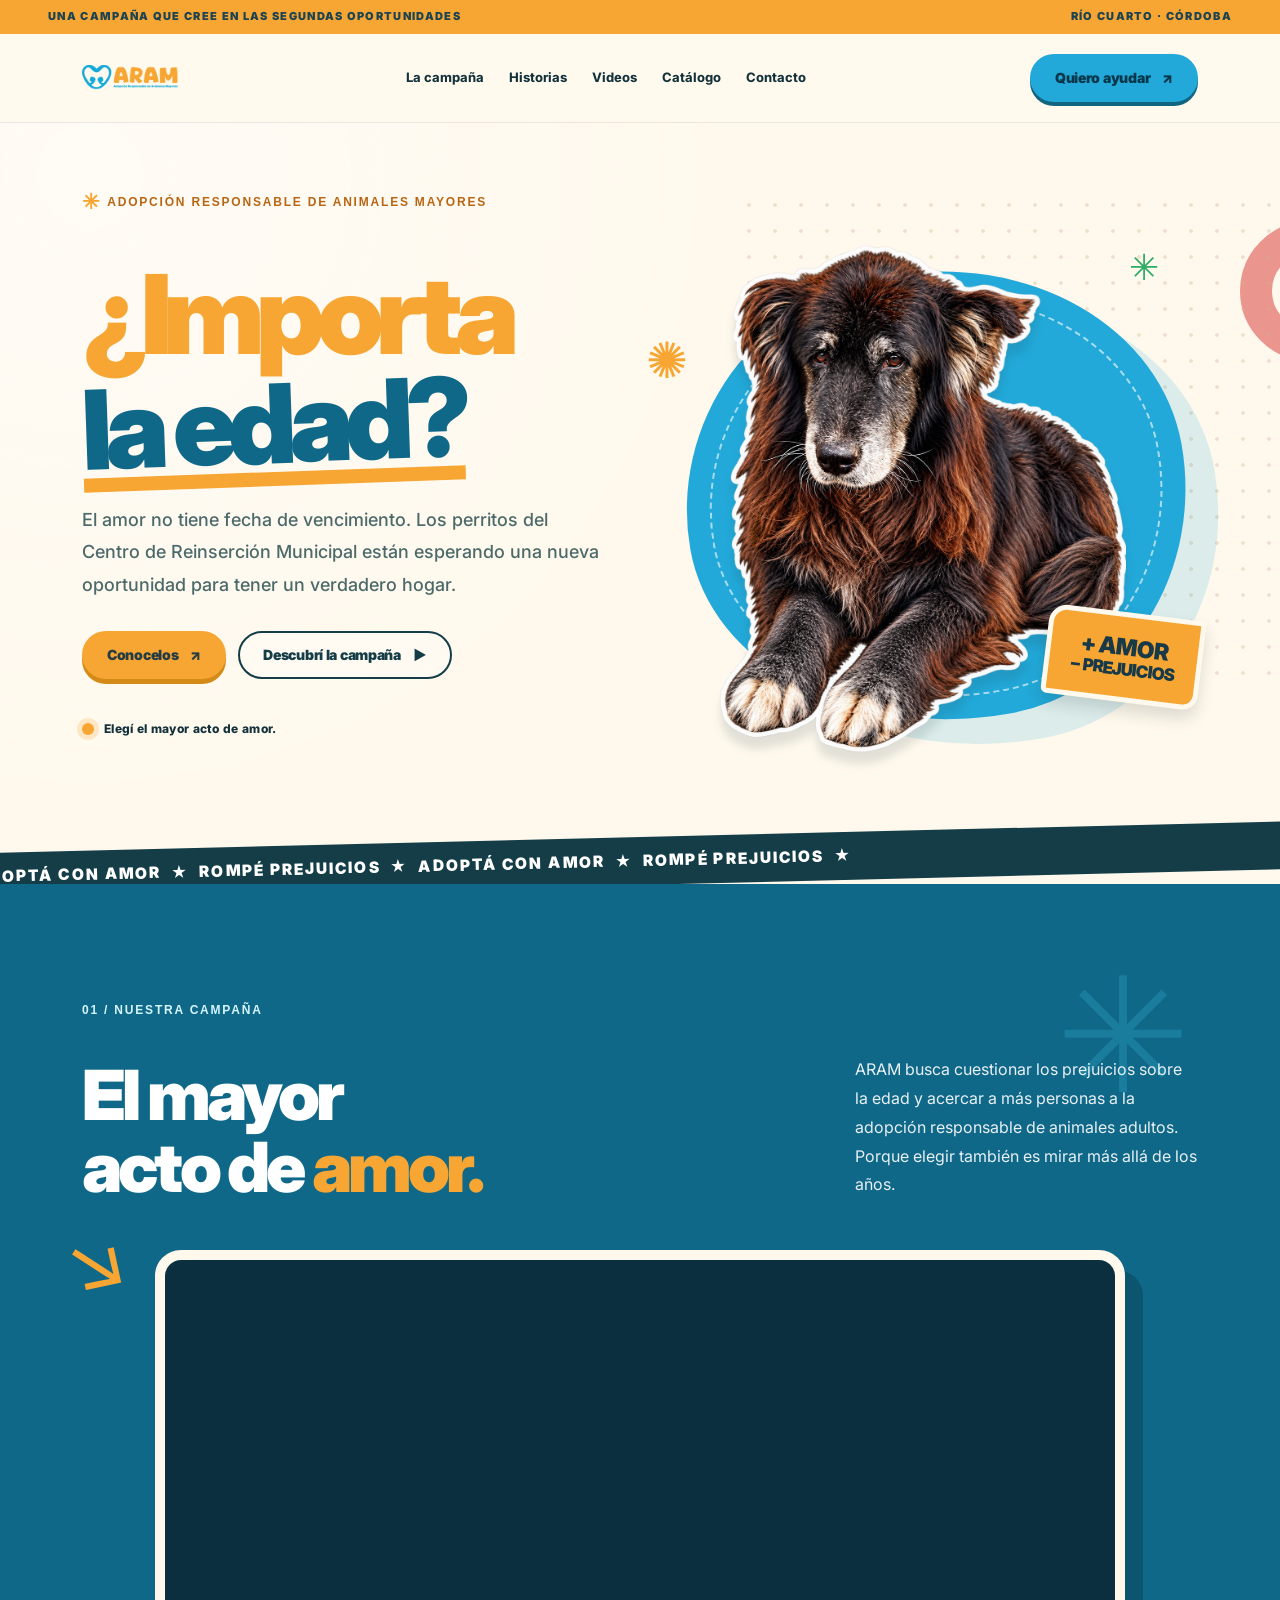
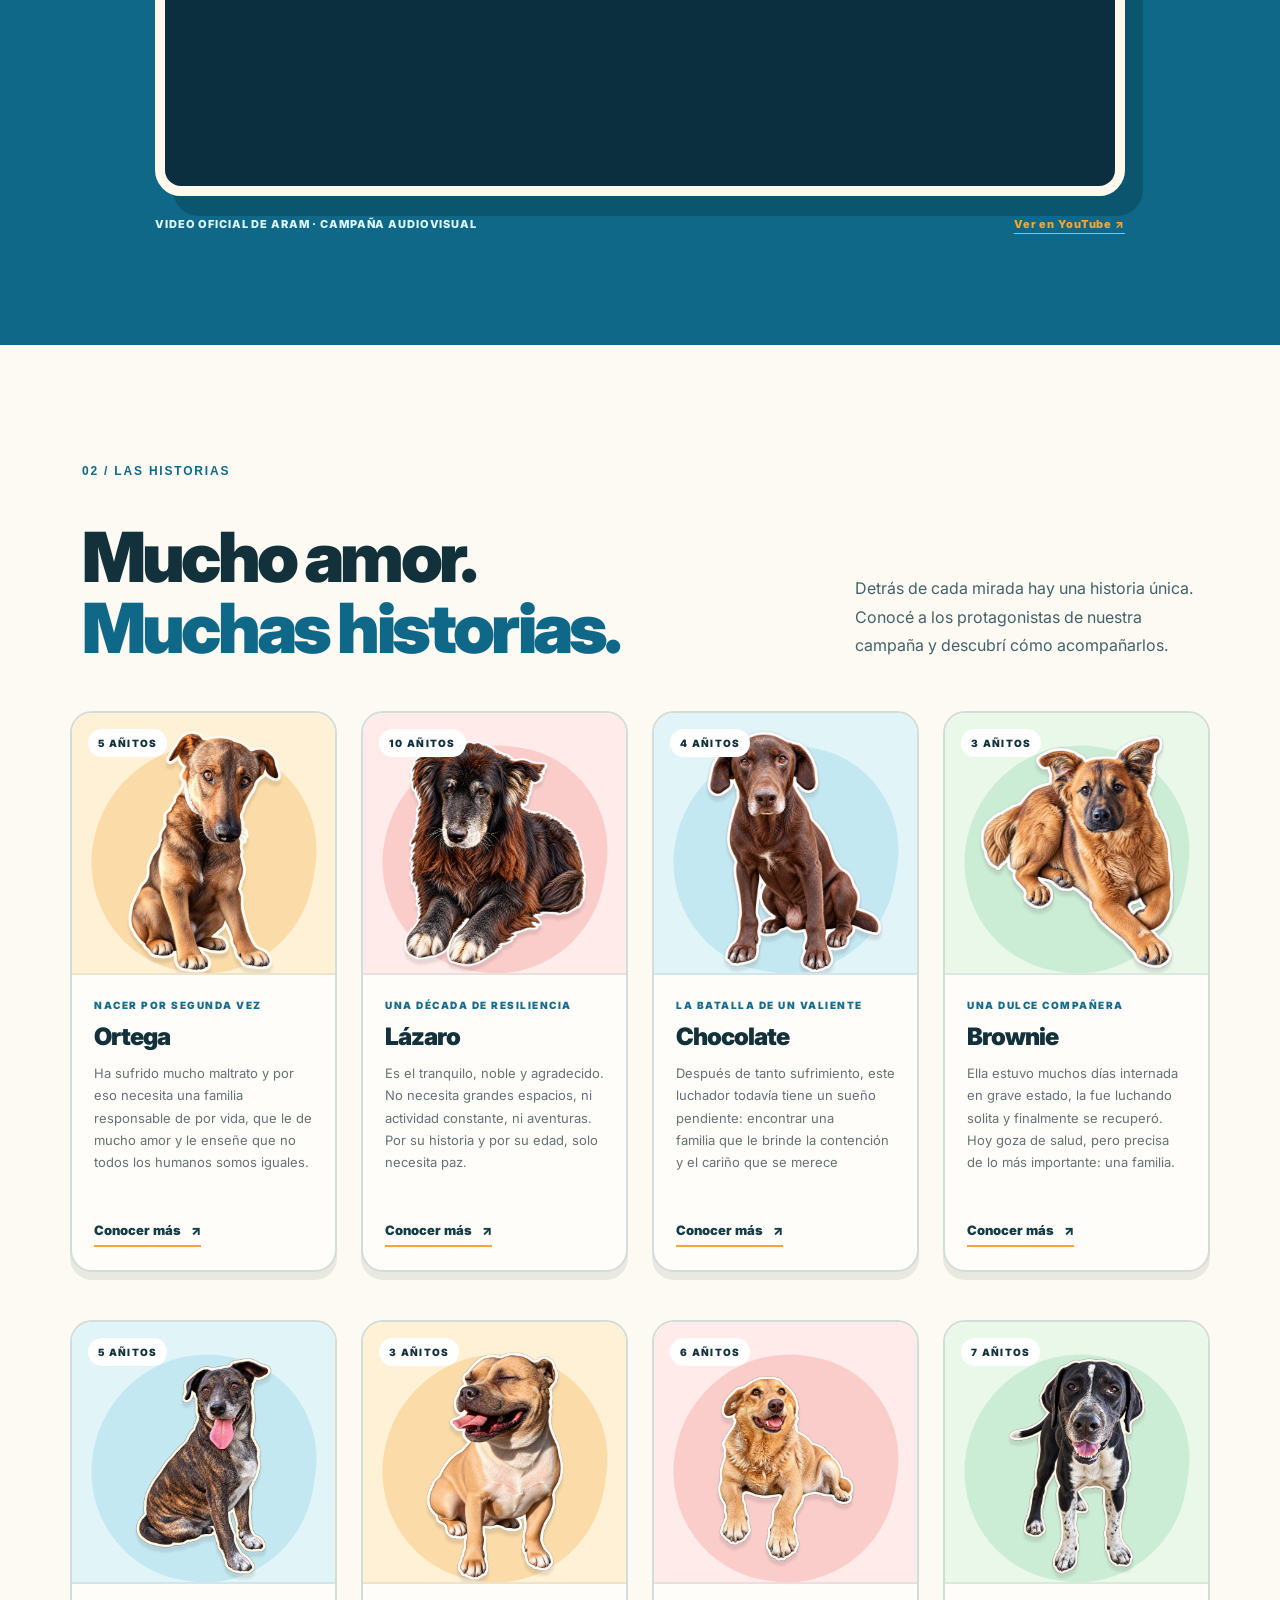
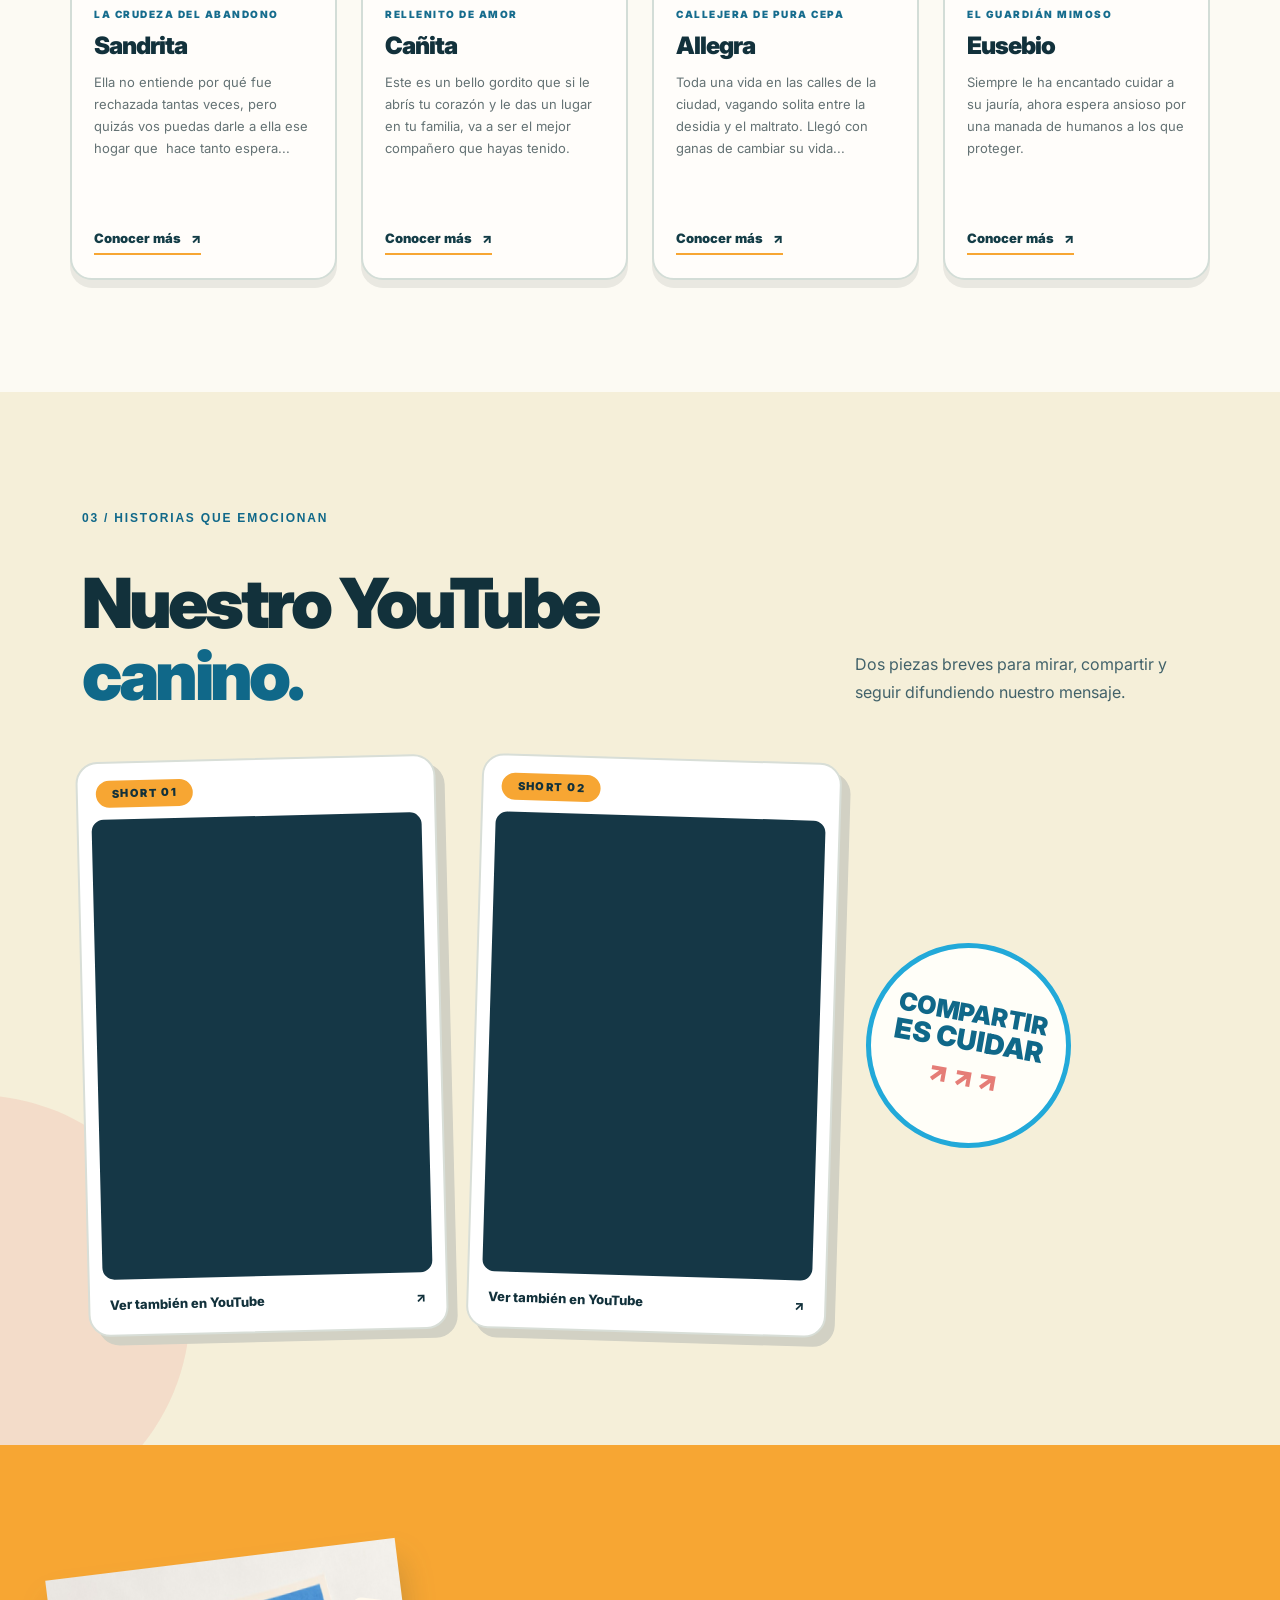
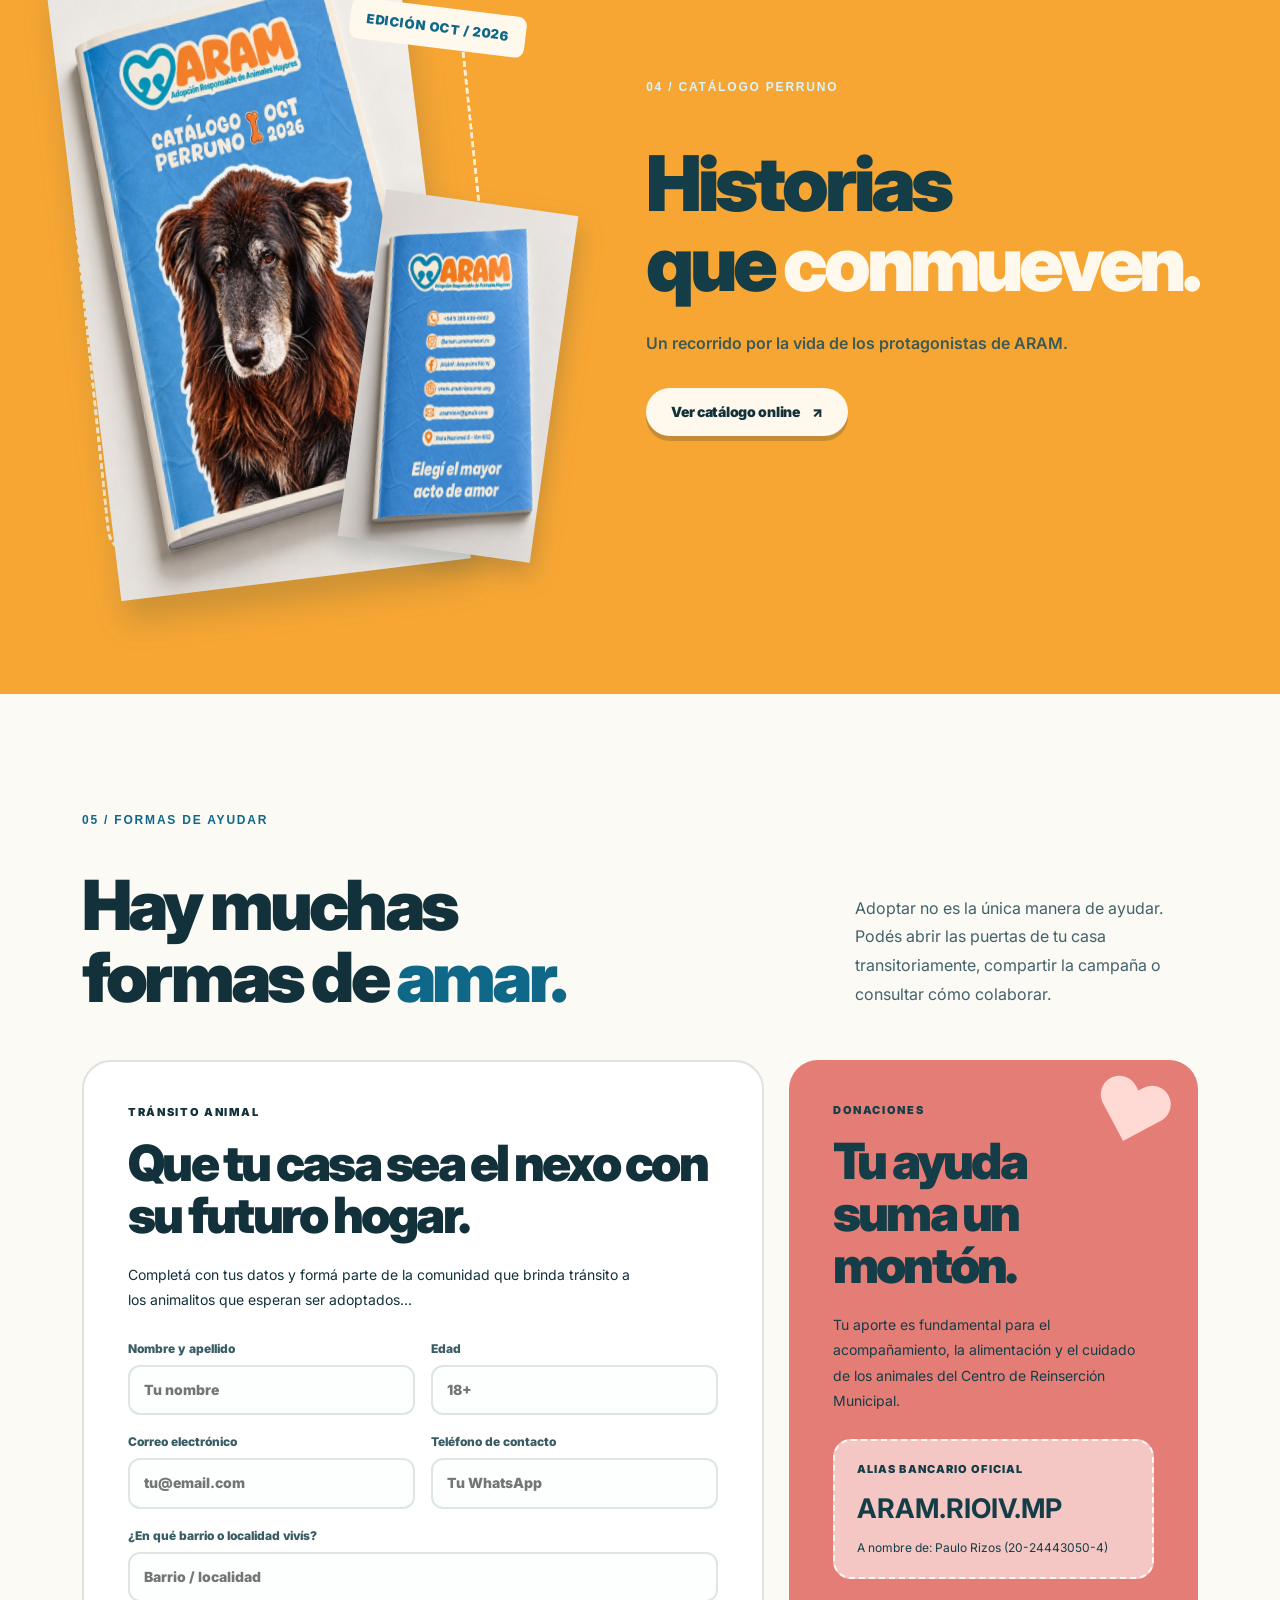
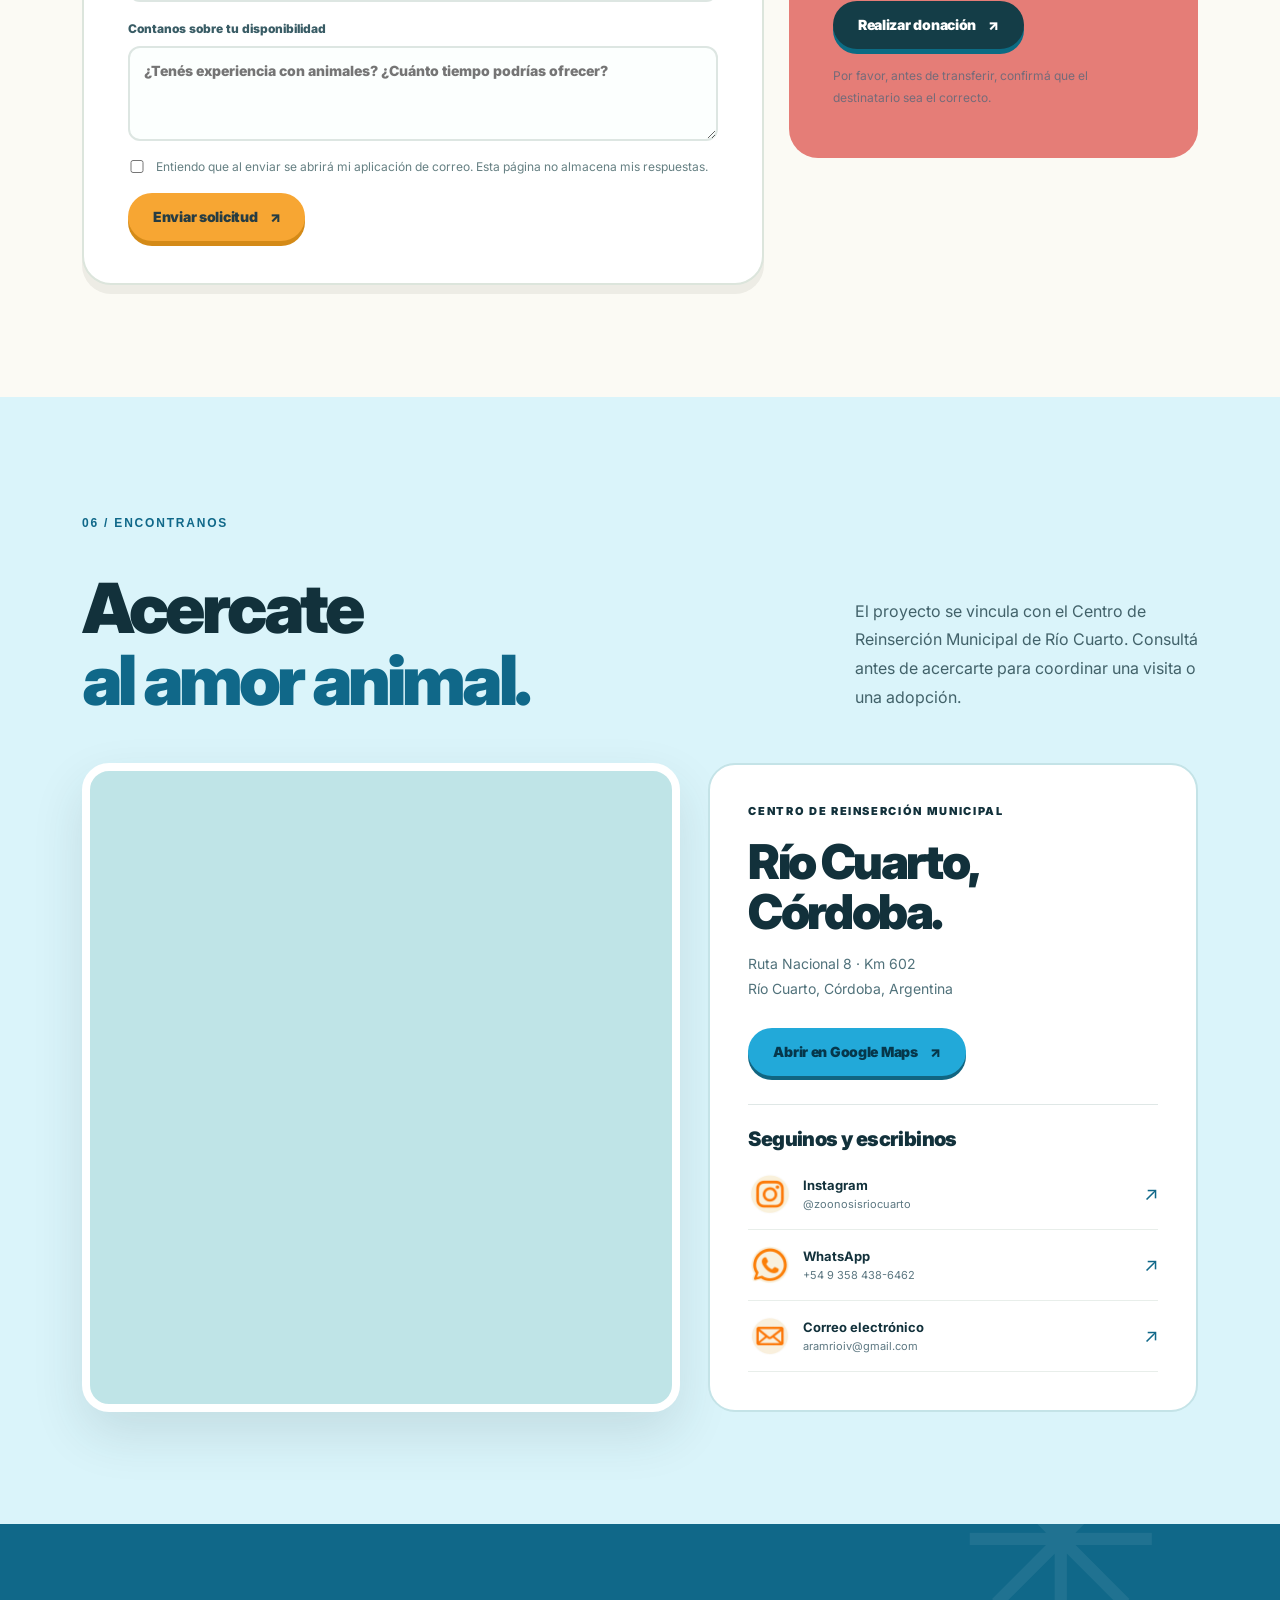
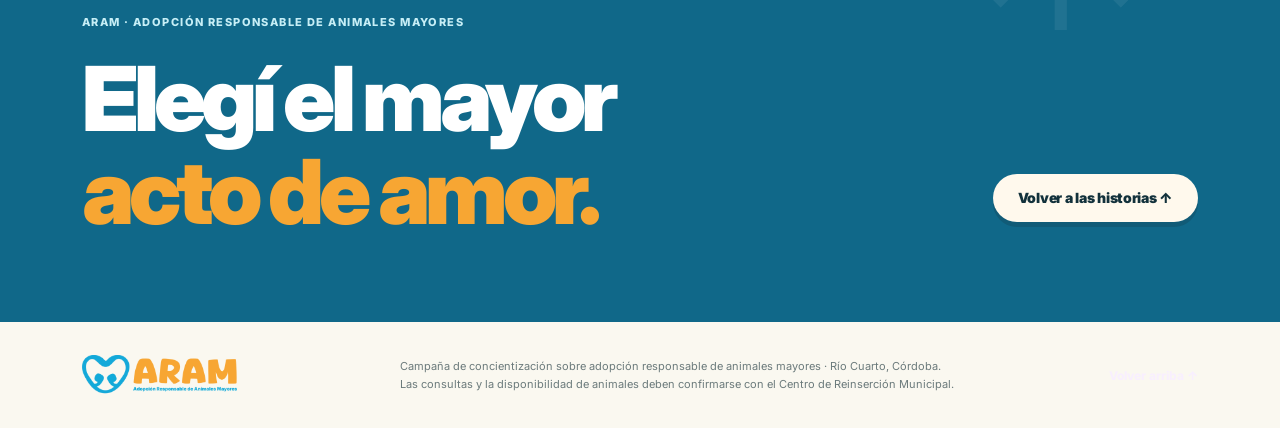
<file: index.html>
<!DOCTYPE html>
<html data-bs-theme="light" lang="es-AR">

<head>
    <meta charset="utf-8">
    <meta name="viewport" content="width=device-width, initial-scale=1.0, shrink-to-fit=no">
    <title>ARAM | Elegí el mayor acto de amor</title>
    <meta name="theme-color" content="#F7A633">
    <meta name="description" content="ARAM: Adopción Responsable de Animales Mayores. Conocé la campaña, las historias de los animales y cómo colaborar en Río Cuarto.">
    <link rel="stylesheet" href="assets/bootstrap/css/bootstrap.min.css">
    <link rel="stylesheet" href="https://fonts.googleapis.com/css?family=ABeeZee&amp;display=swap">
    <link rel="stylesheet" href="https://fonts.googleapis.com/css?family=Alexandria&amp;display=swap">
    <link rel="stylesheet" href="https://fonts.googleapis.com/css?family=Alice&amp;display=swap">
    <link rel="stylesheet" href="https://fonts.googleapis.com/css?family=Alike&amp;display=swap">
    <link rel="stylesheet" href="https://fonts.googleapis.com/css?family=Alike+Angular&amp;display=swap">
    <link rel="stylesheet" href="https://fonts.googleapis.com/css?family=Andika&amp;display=swap">
    <link rel="stylesheet" href="https://fonts.googleapis.com/css?family=Arima&amp;display=swap">
    <link rel="stylesheet" href="https://fonts.googleapis.com/css?family=Roboto:400,500&amp;subset=cyrillic">
    <link rel="stylesheet" href="https://fonts.googleapis.com/css2?family=Inter:wght@400;500;600;700;800;900&amp;display=swap">
    <link rel="stylesheet" href="assets/css/styles.css">
    <link rel="stylesheet" href="assets/css/Card-hover-affect-2.css">
    <link rel="stylesheet" href="assets/css/Curved-Wavy-Div-SVG.css">
    <link rel="stylesheet" href="assets/css/divider-text-middle.css">
    <link rel="stylesheet" href="assets/css/Footer-Clean-icons.css">
    <link rel="stylesheet" href="assets/css/Header-Cover01.css">
    <link rel="stylesheet" href="assets/css/Hero-Music-.css">
    <link rel="stylesheet" href="assets/css/Hero-Travel-.css">
    <link rel="stylesheet" href="assets/css/Lightbox-Gallery-No-Gutters-baguetteBox.min.css">
    <link rel="stylesheet" href="assets/css/css/styles.css">
    <link rel="stylesheet" href="assets/css/aram.css">
</head>

<body><a class="skip-link" href="#contenido">Saltar al contenido</a>
    <div class="topline"><span>Una campaña que cree en las segundas oportunidades</span><span class="topline-city">RÍO CUARTO · CÓRDOBA</span></div>
    <header id="arriba" class="site-header">
        <div class="container header-content"><a class="brand" href="#inicio" aria-label="ARAM: volver al inicio"><img src="assets/img/logo-aram.png" alt="ARAM. Adopción Responsable de Animales Mayores" width="270" height="70"></a>
            <nav class="desktop-nav" aria-label="Navegación principal"><a href="#campana">La campaña</a><a href="#historias">Historias</a><a href="#videos">Videos</a><a href="#catalogo">Catálogo</a><a href="#contacto">Contacto</a></nav><a class="pill-btn pill-btn--blue desktop-cta" href="#sumate">Quiero ayudar <span aria-hidden="true">↗</span></a><details class="mobile-nav"><summary aria-label="Abrir menú de navegación">☰ <span>Menú</span></summary>
        <nav aria-label="Navegación para celular">
          <a href="#campana">La campaña</a><a href="#historias">Historias</a><a href="#videos">Videos</a><a href="#catalogo">Catálogo</a><a href="#sumate">Quiero ayudar</a><a href="#contacto">Contacto</a>
        </nav>
      </details>
        </div>
    </header>
    <main id="contenido">
        <section id="inicio" class="hero">
            <div class="hero-dots" aria-hidden="true"></div>
            <div class="container hero-layout">
                <div class="hero-copy"><span class="eyebrow eyebrow--orange"><span class="mini-star" aria-hidden="true">✳</span>&nbsp; &nbsp; &nbsp;ADOPCIÓN RESPONSABLE DE ANIMALES MAYORES</span>
                    <h1 style="color: var(--orange);">¿Importa<br><em>la edad?</em></h1>
                    <p class="hero-lead">El amor no tiene fecha de vencimiento. Los perritos del Centro de Reinserción Municipal están esperando una nueva oportunidad para tener un verdadero hogar.</p>
                    <div class="hero-actions"><a class="pill-btn pill-btn--orange" href="#historias">Conocelos <span aria-hidden="true">↗</span></a><a class="pill-btn pill-btn--outline" href="#campana">Descubrí la campaña <span aria-hidden="true">▶</span></a></div>
                    <p class="hero-footnote"><span class="dot-orange" aria-hidden="true"></span> Elegí el mayor acto de amor.</p>
                </div>
                <div class="hero-art" aria-label="Fotografía de uno de los perros de la campaña">
                    <div class="hero-blob"></div>
                    <div class="hero-orbit orbit-one" aria-hidden="true"><span>✺</span></div>
                    <div class="hero-orbit orbit-two" aria-hidden="true"><span>✳</span></div><img src="assets/img/perro-02.png" class="hero-dog" alt="Perro adulto de pelaje oscuro y marrón de la campaña ARAM" width="450" height="620">
                    <div class="hero-sticker" aria-hidden="true"><span>+ AMOR</span><strong>− PREJUICIOS</strong></div>
                </div>
            </div>
            <div class="hero-marquee" aria-hidden="true">
                <div><span>ADOPTÁ CON AMOR&nbsp; ★ &nbsp;ROMPÉ PREJUICIOS&nbsp; ★ &nbsp;ADOPTÁ CON AMOR&nbsp; ★ &nbsp;ROMPÉ PREJUICIOS&nbsp; ★ &nbsp;</span></div>
            </div>
        </section>
        <section id="campana" class="campaign-section section-pad">
            <div class="container">
                <div class="section-heading section-heading--light">
                    <div><span class="eyebrow eyebrow--light">01 / NUESTRA CAMPAÑA</span>
                        <h2>El mayor<br>acto de <span>amor.</span></h2>
                    </div>
                    <p>ARAM busca cuestionar los prejuicios sobre la edad y acercar a más personas a la adopción responsable de animales adultos. Porque elegir también es mirar más allá de los años.</p>
                </div>
                <div class="campaign-video-wrap">
                    <div class="video-decor" aria-hidden="true"><span>↘</span></div>
                    <div class="ratio ratio-16x9 main-video"><iframe src="https://www.youtube-nocookie.com/embed/jFusDD6phe0" title="Video principal de la campaña ARAM" loading="lazy" allowfullscreen=""></iframe></div>
                    <div class="video-bottom"><span>VIDEO OFICIAL DE ARAM · CAMPAÑA AUDIOVISUAL</span><a href="https://youtu.be/jFusDD6phe0" target="_blank" rel="noopener noreferrer">Ver en YouTube ↗</a></div>
                </div>
            </div>
        </section>
        <section id="historias" class="stories-section section-pad">
            <div class="container">
                <div class="section-heading">
                    <div><span class="eyebrow">02 / LAS HISTORIAS</span>
                        <h2>Mucho amor.<br><span>Muchas historias.</span></h2>
                    </div>
                    <p>Detrás de cada mirada hay una historia única. Conocé a los protagonistas de nuestra campaña y descubrí cómo acompañarlos.</p>
                </div>
                <div class="row row-cols-1 row-cols-sm-2 row-cols-lg-4 g-4 pets-grid">
                    <div class="col pet-col">
                        <div class="h-100 pet-card">
                            <div class="pet-photo pet-photo--orange"><span class="pet-counter">5 AÑITOS</span><img src="assets/img/perro-01.png" class="pet-portrait" alt="Retrato 1 de un perro de la campaña ARAM" loading="lazy" width="550" height="600"></div>
                            <div class="pet-copy"><span class="tiny-eyebrow">NACER POR SEGUNDA VEZ</span>
                                <h3>Ortega</h3>
                                <p>Ha sufrido mucho maltrato y por <br>eso necesita una familia responsable de por vida, que le de <br>mucho amor y le enseñe que no todos los humanos somos iguales. <br><br></p><a class="text-link" href="https://wa.me/5493584386462?text=Hola%2C%20quiero%20consultar%20por%20uno%20de%20los%20animales%20de%20ARAM" target="_blank" rel="noopener noreferrer" aria-label="Consultar por el animal 1">Conocer más <span aria-hidden="true">↗</span></a>
                            </div>
                        </div>
                    </div>
                    <div class="col pet-col">
                        <div class="h-100 pet-card">
                            <div class="pet-photo pet-photo--pink"><span class="pet-counter">10 AÑITOS</span><img src="assets/img/perro-02.png" class="pet-portrait" alt="Retrato 2 de un perro de la campaña ARAM" loading="lazy" width="550" height="600"></div>
                            <div class="pet-copy"><span class="tiny-eyebrow">UNA DÉCADA DE RESILIENCIA</span>
                                <h3>Lázaro</h3>
                                <p>Es el tranquilo, noble y agradecido. No necesita grandes espacios, ni actividad constante, ni aventuras. Por su historia y por su edad, solo necesita paz.<br><br></p><a class="text-link" href="https://wa.me/5493584386462?text=Hola%2C%20quiero%20consultar%20por%20uno%20de%20los%20animales%20de%20ARAM" target="_blank" rel="noopener noreferrer" aria-label="Consultar por el animal 2">Conocer más <span aria-hidden="true">↗</span></a>
                            </div>
                        </div>
                    </div>
                    <div class="col pet-col">
                        <div class="h-100 pet-card">
                            <div class="pet-photo pet-photo--blue"><span class="pet-counter">4 AÑITOS</span><img src="assets/img/perro-03.png" class="pet-portrait" alt="Retrato 3 de un perro de la campaña ARAM" loading="lazy" width="550" height="600"></div>
                            <div class="pet-copy"><span class="tiny-eyebrow">LA BATALLA DE UN VALIENTE</span>
                                <h3>Chocolate</h3>
                                <p>Después de tanto sufrimiento, este <br>luchador todavía tiene un sueño pendiente: encontrar una familia&nbsp;que le brinde la contención y el cariño que se merece<br><br></p><a class="text-link" href="https://wa.me/5493584386462?text=Hola%2C%20quiero%20consultar%20por%20uno%20de%20los%20animales%20de%20ARAM" target="_blank" rel="noopener noreferrer" aria-label="Consultar por el animal 3">Conocer más <span aria-hidden="true">↗</span></a>
                            </div>
                        </div>
                    </div>
                    <div class="col pet-col">
                        <div class="h-100 pet-card">
                            <div class="pet-photo pet-photo--mint"><span class="pet-counter">3 AÑITOS</span><img src="assets/img/perro-04.png" class="pet-portrait" alt="Retrato 4 de un perro de la campaña ARAM" loading="lazy" width="550" height="600"></div>
                            <div class="pet-copy"><span class="tiny-eyebrow">UNA DULCE COMPAÑERA</span>
                                <h3>Brownie</h3>
                                <p>Ella estuvo muchos días internada en grave estado, la fue luchando solita y finalmente se recuperó. Hoy goza de salud, pero precisa de lo más importante: una familia.<br><br></p><a class="text-link" href="https://wa.me/5493584386462?text=Hola%2C%20quiero%20consultar%20por%20uno%20de%20los%20animales%20de%20ARAM" target="_blank" rel="noopener noreferrer" aria-label="Consultar por el animal 4">Conocer más <span aria-hidden="true">↗</span></a>
                            </div>
                        </div>
                    </div>
                    <div class="col pet-col">
                        <div class="h-100 pet-card">
                            <div class="pet-photo pet-photo--blue"><span class="pet-counter">5 AÑITOS</span><img src="assets/img/perro-05.png" class="pet-portrait" alt="Retrato 5 de un perro de la campaña ARAM" loading="lazy" width="550" height="600"></div>
                            <div class="pet-copy"><span class="tiny-eyebrow">LA CRUDEZA DEL ABANDONO</span>
                                <h3>Sandrita</h3>
                                <p>Ella no entiende por&nbsp;qué fue rechazada tantas&nbsp;veces, pero&nbsp;<br>quizás vos puedas darle a ella&nbsp;ese hogar que&nbsp; hace tanto&nbsp;espera...</p><a class="text-link" href="https://wa.me/5493584386462?text=Hola%2C%20quiero%20consultar%20por%20uno%20de%20los%20animales%20de%20ARAM" target="_blank" rel="noopener noreferrer" aria-label="Consultar por el animal 5">Conocer más <span aria-hidden="true">↗</span></a>
                            </div>
                        </div>
                    </div>
                    <div class="col pet-col">
                        <div class="h-100 pet-card">
                            <div class="pet-photo pet-photo--orange"><span class="pet-counter">3 AÑITOS</span><img src="assets/img/perro-06.png" class="pet-portrait" alt="Retrato 6 de un perro de la campaña ARAM" loading="lazy" width="550" height="600"></div>
                            <div class="pet-copy"><span class="tiny-eyebrow">RELLENITO DE AMOR</span>
                                <h3>Cañita</h3>
                                <p>Este es un bello gordito que si le abrís tu corazón y le das un lugar en tu familia, va a ser el mejor compañero que hayas tenido.<br><br><br></p><a class="text-link" href="https://wa.me/5493584386462?text=Hola%2C%20quiero%20consultar%20por%20uno%20de%20los%20animales%20de%20ARAM" target="_blank" rel="noopener noreferrer" aria-label="Consultar por el animal 6">Conocer más <span aria-hidden="true">↗</span></a>
                            </div>
                        </div>
                    </div>
                    <div class="col pet-col">
                        <div class="h-100 pet-card">
                            <div class="pet-photo pet-photo--pink"><span class="pet-counter">6 AÑITOS</span><img src="assets/img/perro-07.png" class="pet-portrait" alt="Retrato 7 de un perro de la campaña ARAM" loading="lazy" width="550" height="600"></div>
                            <div class="pet-copy"><span class="tiny-eyebrow">CALLEJERA DE PURA CEPA</span>
                                <h3>Allegra</h3>
                                <p>Toda una vida en las calles de la ciudad, vagando solita entre la desidia y el maltrato. Llegó con ganas de cambiar su vida...</p><a class="text-link" href="https://wa.me/5493584386462?text=Hola%2C%20quiero%20consultar%20por%20uno%20de%20los%20animales%20de%20ARAM" target="_blank" rel="noopener noreferrer" aria-label="Consultar por el animal 7">Conocer más <span aria-hidden="true">↗</span></a>
                            </div>
                        </div>
                    </div>
                    <div class="col pet-col">
                        <div class="h-100 pet-card">
                            <div class="pet-photo pet-photo--mint"><span class="pet-counter">7 AÑITOS</span><img src="assets/img/perro-08.png" class="pet-portrait" alt="Retrato 8 de un perro de la campaña ARAM" loading="lazy" width="550" height="600"></div>
                            <div class="pet-copy"><span class="tiny-eyebrow">EL GUARDIÁN MIMOSO</span>
                                <h3>Eusebio</h3>
                                <p>Siempre le ha encantado cuidar a su jauría, ahora espera ansioso por una manada de humanos a los que proteger.&nbsp;</p><a class="text-link" href="https://wa.me/5493584386462?text=Hola%2C%20quiero%20consultar%20por%20uno%20de%20los%20animales%20de%20ARAM" target="_blank" rel="noopener noreferrer" aria-label="Consultar por el animal 8">Conocer más <span aria-hidden="true">↗</span></a>
                            </div>
                        </div>
                    </div>
                </div>
            </div>
        </section>
        <section id="videos" class="shorts-section section-pad">
            <div class="container">
                <div class="section-heading">
                    <div><span class="eyebrow">03 / HISTORIAS QUE emocionan</span>
                        <h2>Nuestro YouTube<br><span>canino.</span></h2>
                    </div>
                    <p>Dos piezas breves para mirar, compartir y seguir difundiendo nuestro mensaje.</p>
                </div>
                <div class="shorts-grid">
                    <article class="short-card">
                        <div class="short-number"><span>SHORT 01</span></div>
                        <div class="ratio ratio-9x16 short-video"><iframe src="https://www.youtube-nocookie.com/embed/sOpGOr23Rac" title="Short 1 de ARAM" loading="lazy" allowfullscreen=""></iframe></div><a href="https://youtube.com/shorts/sOpGOr23Rac" target="_blank" rel="noopener noreferrer" class="short-external">Ver también en YouTube <span aria-hidden="true">↗</span></a>
                    </article>
                    <article class="short-card">
                        <div class="short-number"><span>SHORT 02</span></div>
                        <div class="ratio ratio-9x16 short-video"><iframe src="https://www.youtube-nocookie.com/embed/v8JmZ9T2P3M" title="Short 2 de ARAM" loading="lazy" allowfullscreen=""></iframe></div><a href="https://youtube.com/shorts/v8JmZ9T2P3M" target="_blank" rel="noopener noreferrer" class="short-external">Ver también en YouTube <span aria-hidden="true">↗</span></a>
                    </article>
                    <div class="shorts-stamp" aria-hidden="true"><span>COMPARTIR</span><strong>ES CUIDAR</strong><small>↗ ↗ ↗</small></div>
                </div>
            </div>
        </section>
        <section id="catalogo" class="catalog-section section-pad">
            <div class="container catalog-layout">
                <div class="catalog-photos"><a href="assets/img/catalogo-tapa.jpg" target="_blank" rel="noopener noreferrer" aria-label="Abrir imagen de la tapa del catálogo ARAM"><img class="catalog-cover" src="assets/img/catalogo-tapa.jpg" alt="Tapa del Catálogo Perruno de ARAM, edición octubre 2026" loading="lazy" width="500" height="625"></a><a href="assets/img/catalogo-contratapa.jpg" target="_blank" rel="noopener noreferrer" aria-label="Abrir imagen de la contratapa del catálogo ARAM"><img class="catalog-back" src="assets/img/catalogo-contratapa.jpg" alt="Contratapa del catálogo ARAM con información de contacto" loading="lazy" width="280" height="350"></a><span class="catalog-tag">EDICIÓN OCT / 2026</span></div>
                <div class="catalog-copy"><span class="eyebrow eyebrow--light">04 / CATÁLOGO PERRUNO</span>
                    <h2>Historias<br>que&nbsp;<em>conmueven.</em></h2>
                    <p>Un recorrido por la vida de los protagonistas de ARAM.&nbsp;</p>
                    <div class="catalog-actions"><a href="assets/img/catalogo-tapa.jpg" target="_blank" rel="noopener noreferrer" class="pill-btn pill-btn--cream">Ver catálogo online<span aria-hidden="true">↗</span></a></div>
                </div>
            </div>
        </section>
        <section id="sumate" class="help-section section-pad">
            <div class="container">
                <div class="section-heading">
                    <div><span class="eyebrow">05 / FORMAS DE AYUDAR</span>
                        <h2>Hay muchas<br>formas de <span>amar.</span></h2>
                    </div>
                    <p>Adoptar no es la única manera de ayudar. Podés abrir las puertas de tu casa transitoriamente, compartir la campaña o consultar cómo colaborar.</p>
                </div>
                <div class="help-grid">
                    <div class="transit-panel"><span class="panel-kicker">TRÁNSITO ANIMAL</span>
                        <h3>Que tu casa sea el nexo con su futuro hogar.</h3>
                        <p>Completá con tus datos y formá parte de la comunidad que brinda tránsito a los animalitos que esperan ser adoptados...</p>
                        <form id="hogarForm">
                            <div class="form-row"><label>Nombre y apellido<input type="text" autocomplete="name" name="nombre" placeholder="Tu nombre" required=""></label><label>Edad<input type="number" max="110" min="18" name="edad" placeholder="18+" required=""></label></div>
                            <div class="form-row"><label>Correo electrónico<input type="email" autocomplete="email" name="correo" placeholder="tu@email.com" required=""></label><label>Teléfono de contacto<input type="tel" autocomplete="tel" name="telefono" placeholder="Tu WhatsApp" required=""></label></div><label>¿En qué barrio o localidad vivís?<input type="text" name="localidad" placeholder="Barrio / localidad" required=""></label><label>Contanos sobre tu disponibilidad<textarea name="mensaje" placeholder="¿Tenés experiencia con animales? ¿Cuánto tiempo podrías ofrecer?" rows="3"></textarea></label><label class="privacy"><input type="checkbox" required=""> Entiendo que al enviar se abrirá mi aplicación de correo. Esta página no almacena mis respuestas.</label><button type="submit" class="pill-btn pill-btn--orange">Enviar solicitud<span aria-hidden="true">↗</span></button>
                        </form>
                    </div>
                    <aside id="donaciones" class="donate-panel">
                        <div class="donate-icon" aria-hidden="true"><span>♥</span></div><span class="panel-kicker">DONACIONES</span>
                        <h3>Tu ayuda<br>suma un montón.</h3>
                        <p>Tu aporte es fundamental para el acompañamiento, la alimentación y el cuidado de los animales del Centro de Reinserción Municipal.&nbsp;</p>
                        <div class="alias-box"><span>ALIAS BANCARIO OFICIAL</span><strong id="donationAlias">ARAM.RIOIV.MP</strong><small id="aliasNote">A nombre de: Paulo Rizos (20-24443050-4)</small></div><button type="button" class="pill-btn pill-btn--cream hidden" id="copyAlias">Copiar alias</button><a id="askAlias" class="pill-btn pill-btn--dark" href="https://wa.me/5493584386462?text=Hola%2C%20quisiera%20consultar%20el%20alias%20para%20donar%20a%20ARAM" target="_blank" rel="noopener noreferrer">Realizar donación<span aria-hidden="true">↗</span></a>
                        <p class="donate-small">Por favor, antes de transferir, confirmá que el destinatario sea el correcto.</p>
                        <div class="donate-bottom" aria-hidden="true"></div>
                    </aside>
                </div>
            </div>
        </section>
        <section id="contacto" class="contact-section section-pad">
            <div class="container">
                <div class="section-heading">
                    <div><span class="eyebrow">06 / ENCONTRANOS</span>
                        <h2>Acercate<br><span>al amor animal.</span></h2>
                    </div>
                    <p>El proyecto se vincula con el Centro de Reinserción Municipal de Río Cuarto. Consultá antes de acercarte para coordinar una visita o una adopción.</p>
                </div>
                <div class="contact-layout">
                    <div class="map-card"><iframe title="Mapa de la ubicación del Centro de Reinserción Canino en Río Cuarto" src="https://www.google.com/maps?q=Centro%20de%20Reinserci%C3%B3n%20Canino%20R%C3%ADo%20Cuarto%20C%C3%B3rdoba&amp;output=embed" loading="lazy" allowfullscreen=""></iframe></div>
                    <div class="contact-panel"><span class="panel-kicker">CENTRO DE REINSERCIÓN MUNICIPAL</span>
                        <h3>Río Cuarto,<br>Córdoba.</h3>
                        <p class="contact-address">Ruta Nacional 8 · Km 602<br>Río Cuarto, Córdoba, Argentina</p><a class="pill-btn pill-btn--blue map-btn" href="https://www.google.com/maps/search/?api=1&amp;query=Centro%20de%20Reinsercion%20Canino%20Rio%20Cuarto&amp;query_place_id=ChIJz9nvLpwBzpURdXDgkW5mmXc" target="_blank" rel="noopener noreferrer">Abrir en Google Maps <span aria-hidden="true">↗</span></a>
                        <div class="contact-divider"></div>
                        <h4>Seguinos y escribinos</h4><a class="contact-link contact-link--primary" href="https://www.instagram.com/zoonosisriocuarto/" target="_blank" rel="noopener noreferrer"><img src="assets/img/icono-instagram.png" alt="" width="44" height="44"><span><strong>Instagram&nbsp;</strong><small>@zoonosisriocuarto</small></span><span class="arrow">↗</span></a><a class="contact-link" href="https://wa.me/5493584386462" target="_blank" rel="noopener noreferrer"><img src="assets/img/icono-whatsapp.png" alt="" width="44" height="44"><span><strong>WhatsApp</strong><small>+54 9 358 438-6462</small></span><span class="arrow">↗</span></a><a class="contact-link" href="mailto:aramrioiv@gmail.com"><img src="assets/img/icono-mail.png" alt="" width="44" height="44"><span><strong>Correo electrónico</strong><small>aramrioiv@gmail.com</small></span><span class="arrow">↗</span></a>
                    </div>
                </div>
            </div>
        </section>
        <section class="closing">
            <div class="container closing-layout">
                <div><span>ARAM · ADOPCIÓN RESPONSABLE DE ANIMALES MAYORES</span>
                    <h2>Elegí el mayor<br><em>acto de amor.</em></h2>
                </div><a class="pill-btn pill-btn--cream" href="#historias">Volver a las historias ↑</a>
            </div>
        </section>
    </main>
    <footer class="site-footer">
        <div class="container footer-layout"><img src="assets/img/logo-aram.png" alt="ARAM" width="185" height="46">
            <p>Campaña de concientización sobre adopción responsable de animales mayores · Río Cuarto, Córdoba.<br>Las consultas y la disponibilidad de animales deben confirmarse con el Centro de Reinserción Municipal.</p><a href="#arriba">Volver arriba ↑</a>
        </div>
    </footer>
    <script src="assets/bootstrap/js/bootstrap.min.js"></script>
    <script src="assets/js/Card-hover-affect-2-card-1.js"></script>
    <script src="assets/js/Lightbox-Gallery-No-Gutters-baguetteBox.min.js"></script>
    <script src="assets/js/Lightbox-Gallery-No-Gutters-Lightbox-Gallery.js"></script>
</body>

</html>
</file>
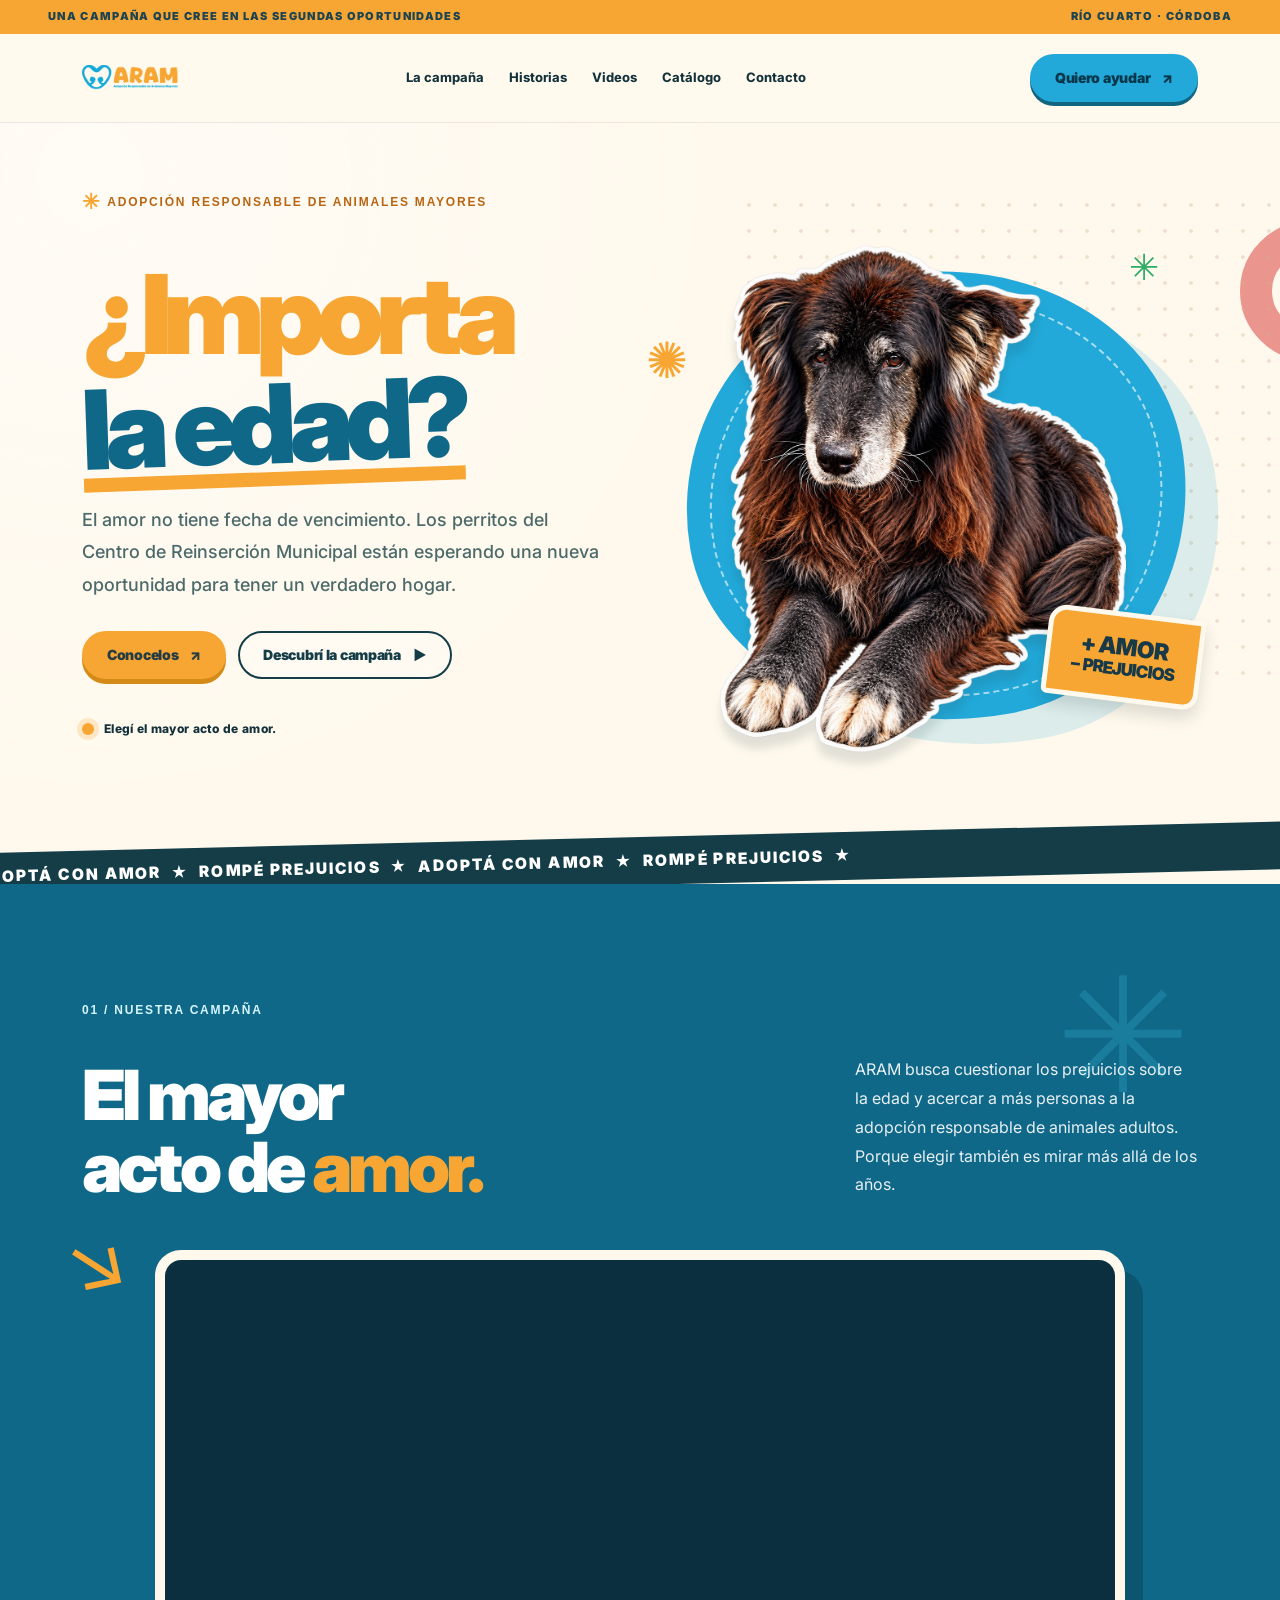
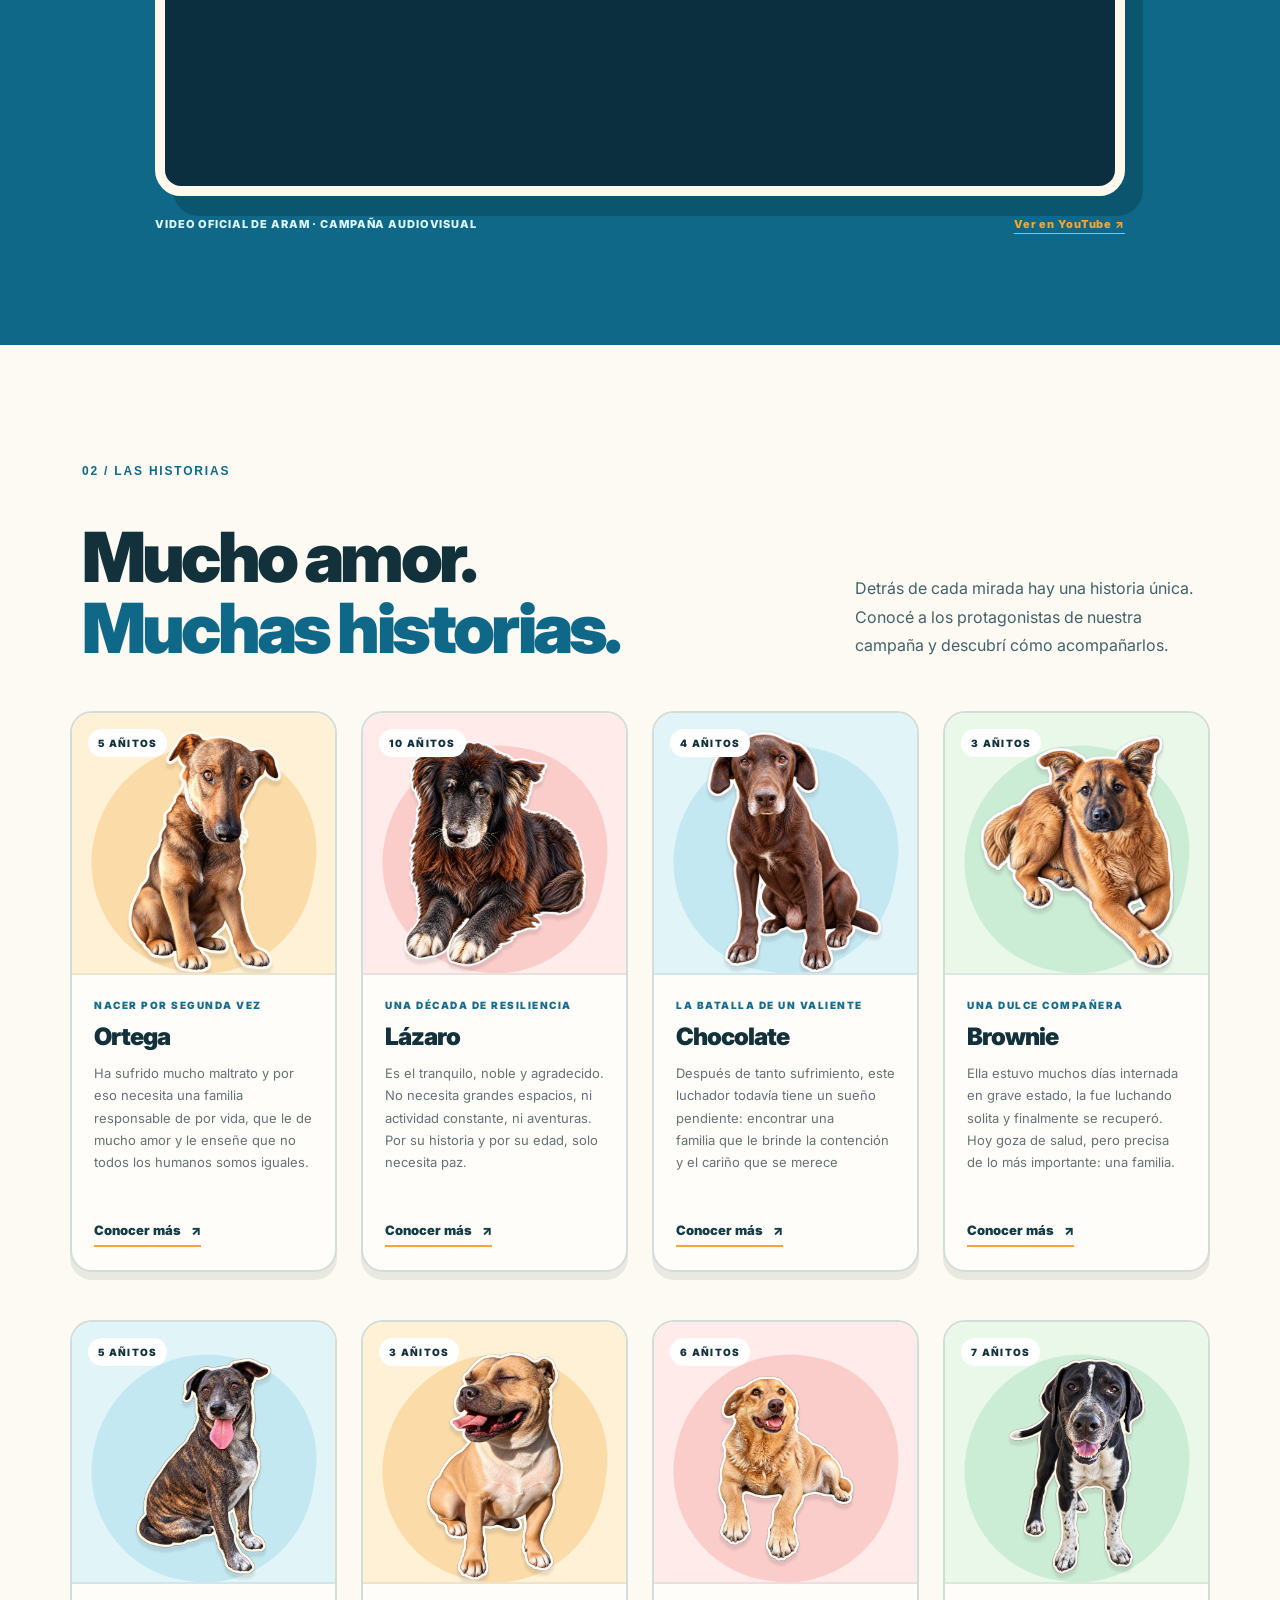
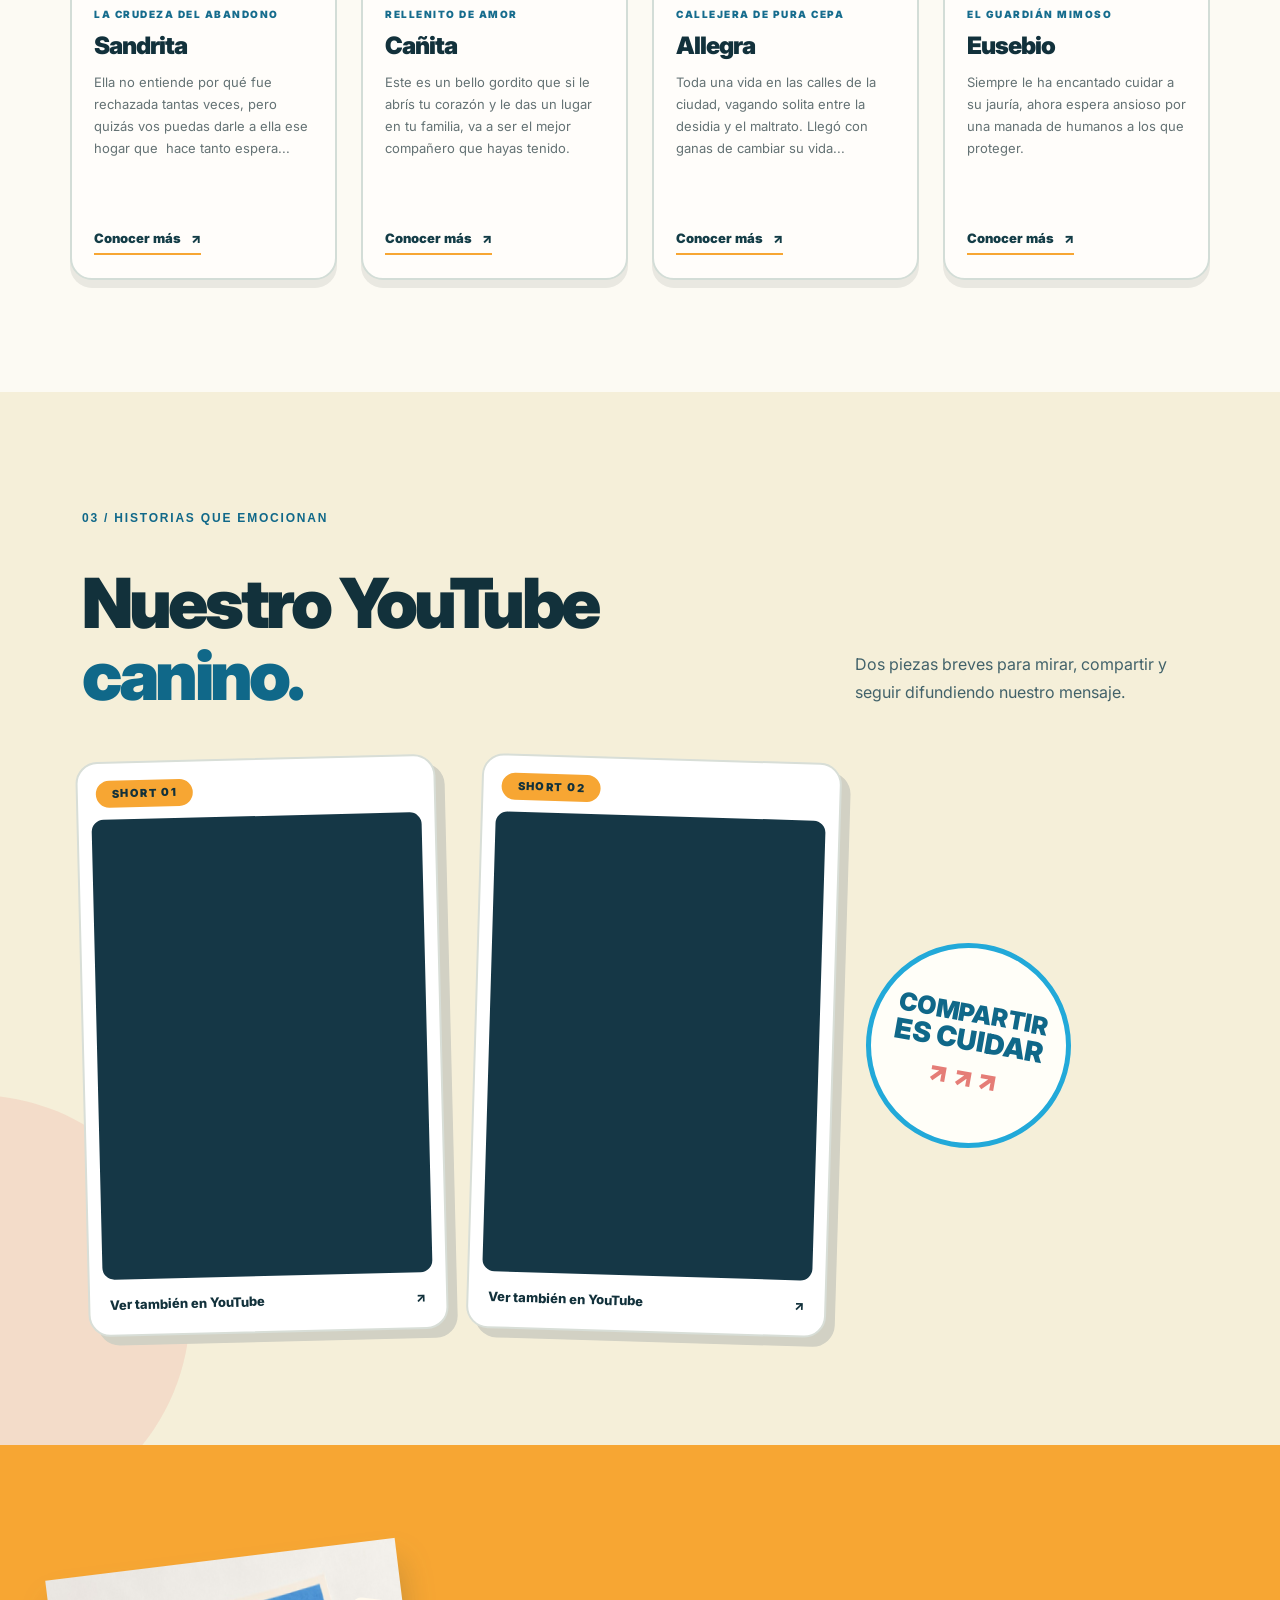
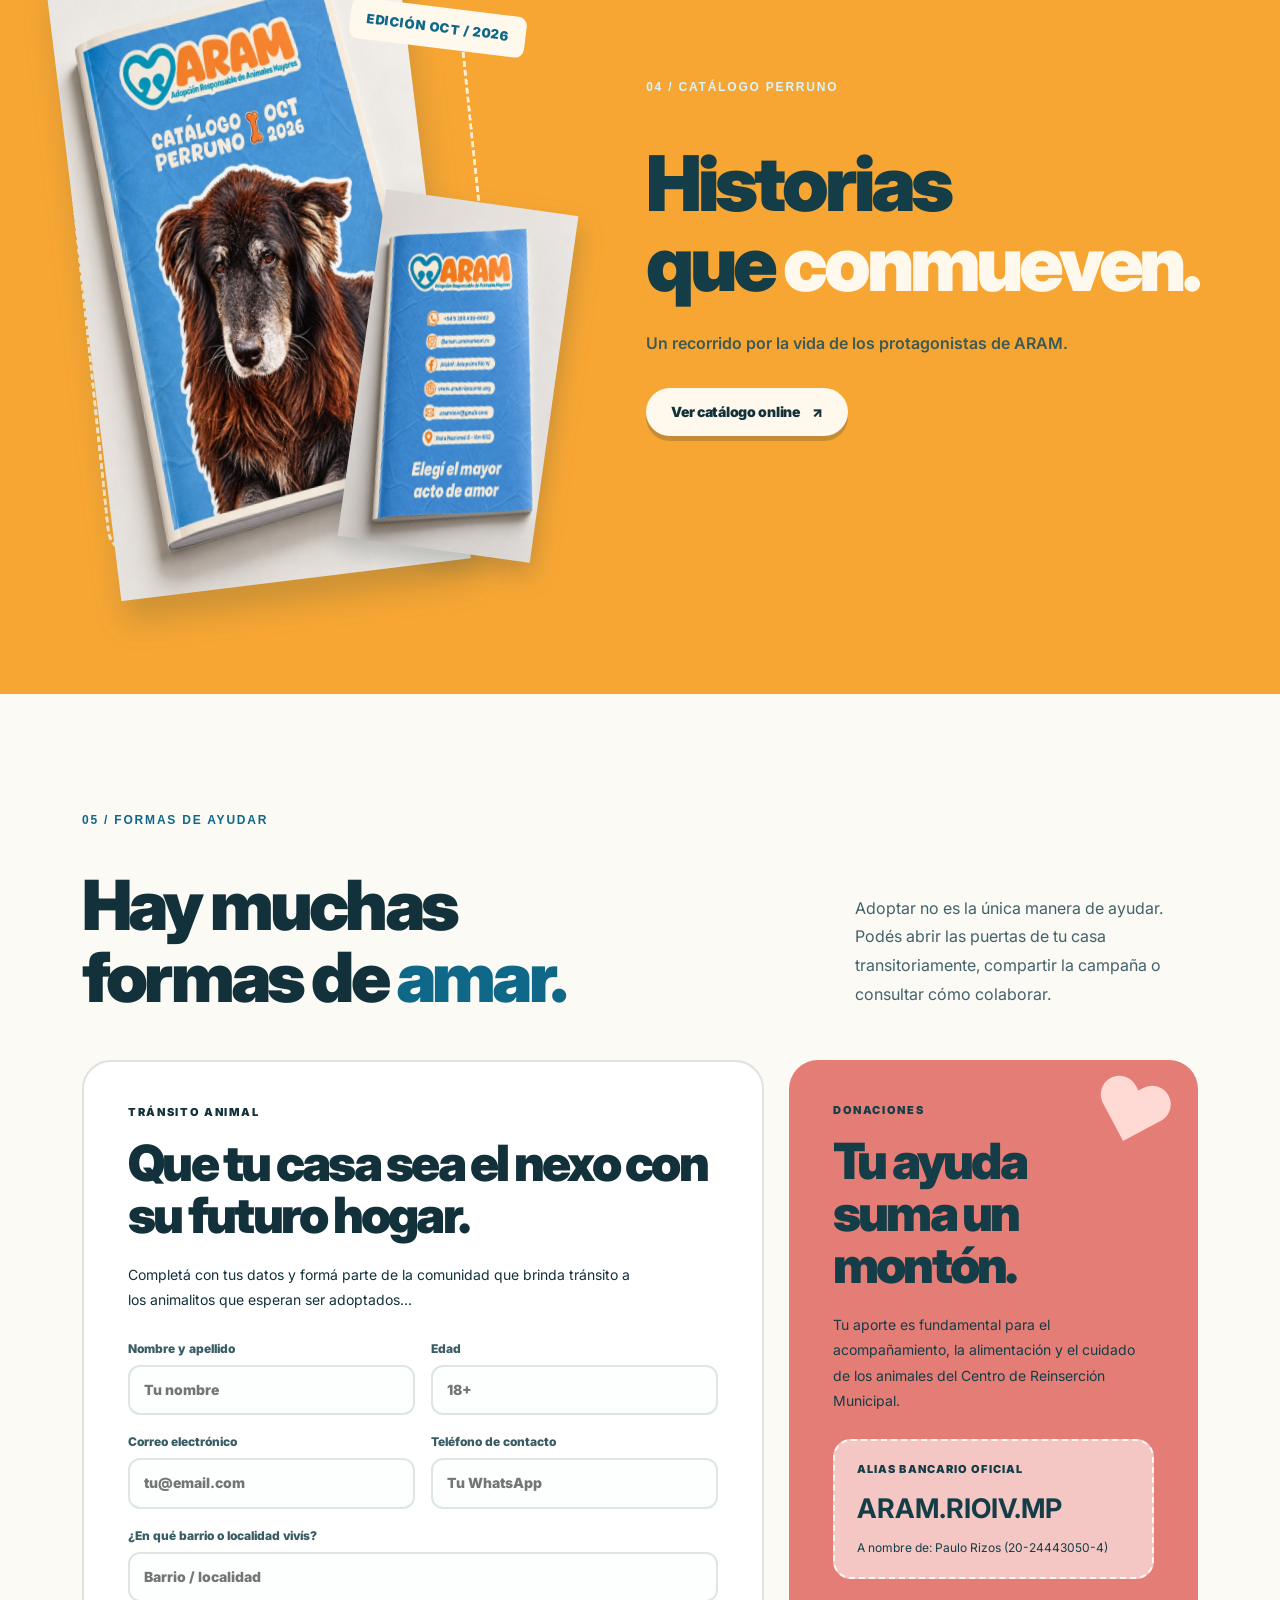
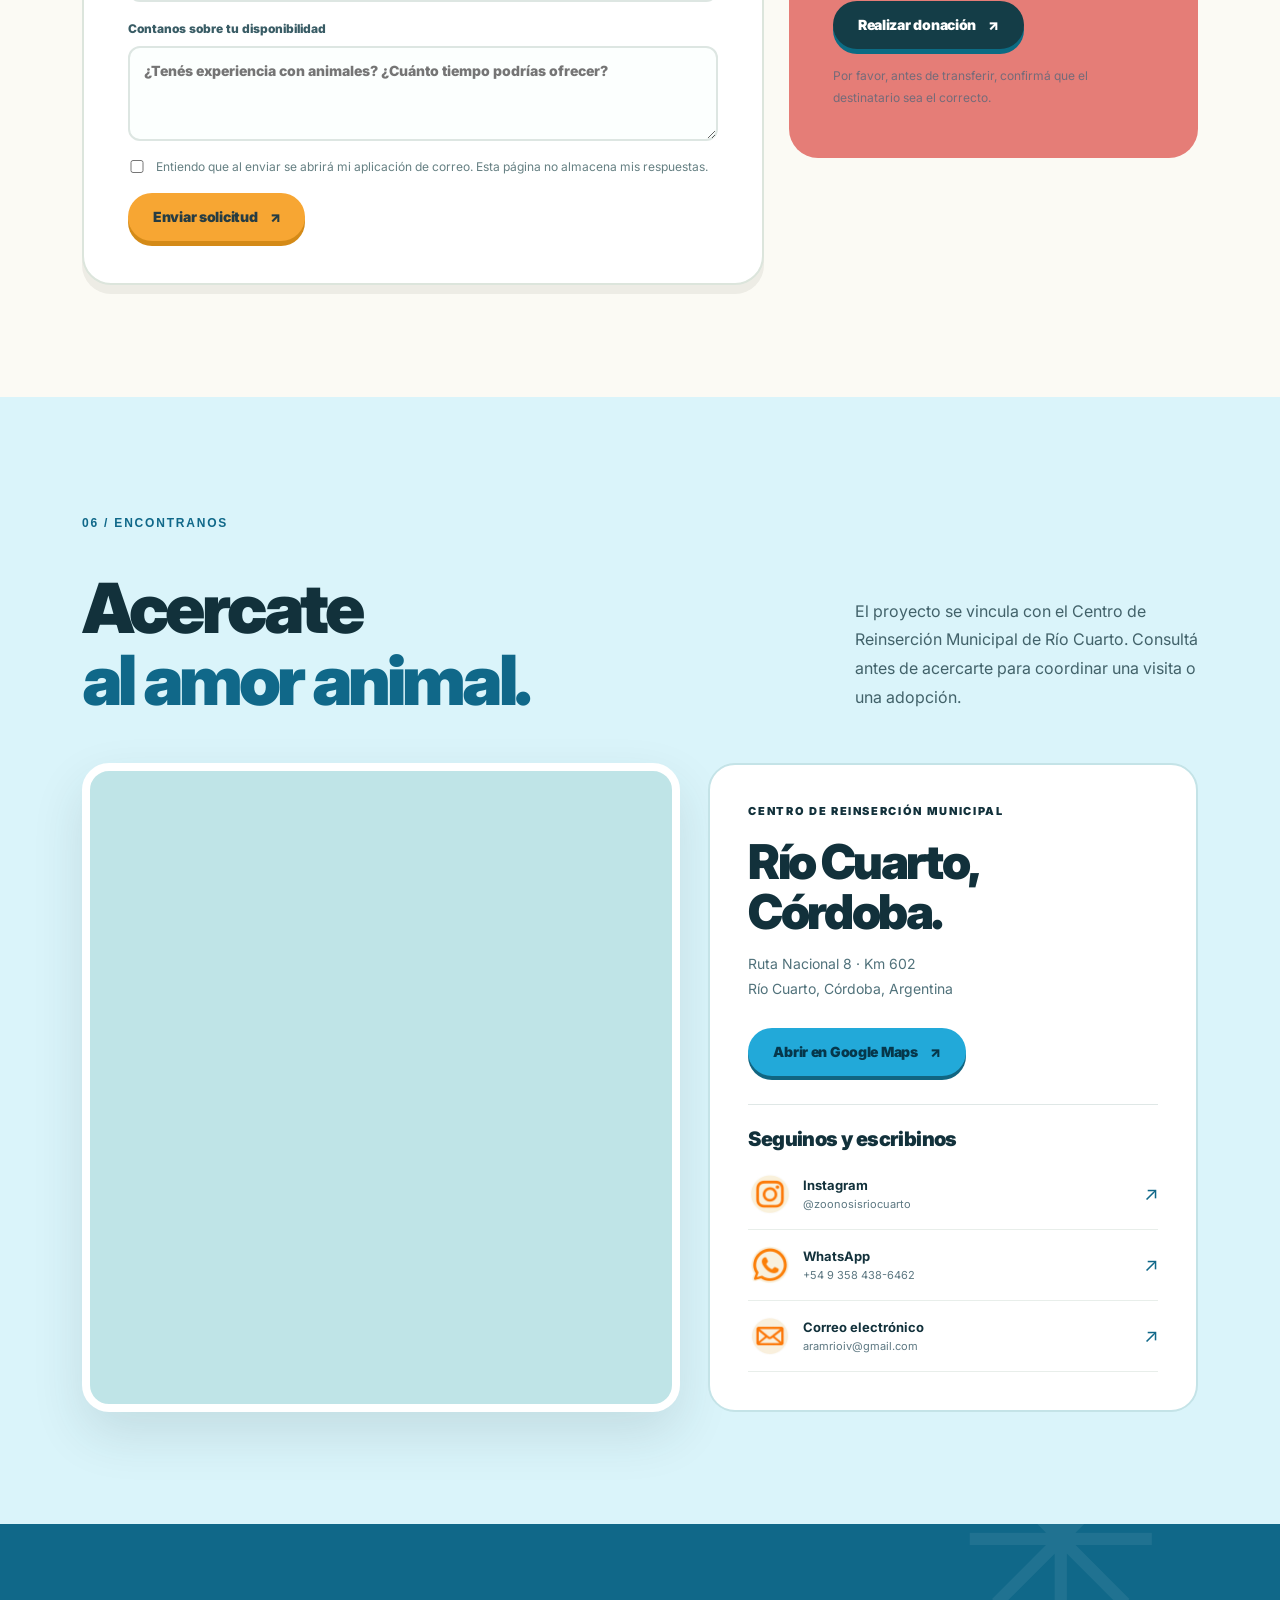
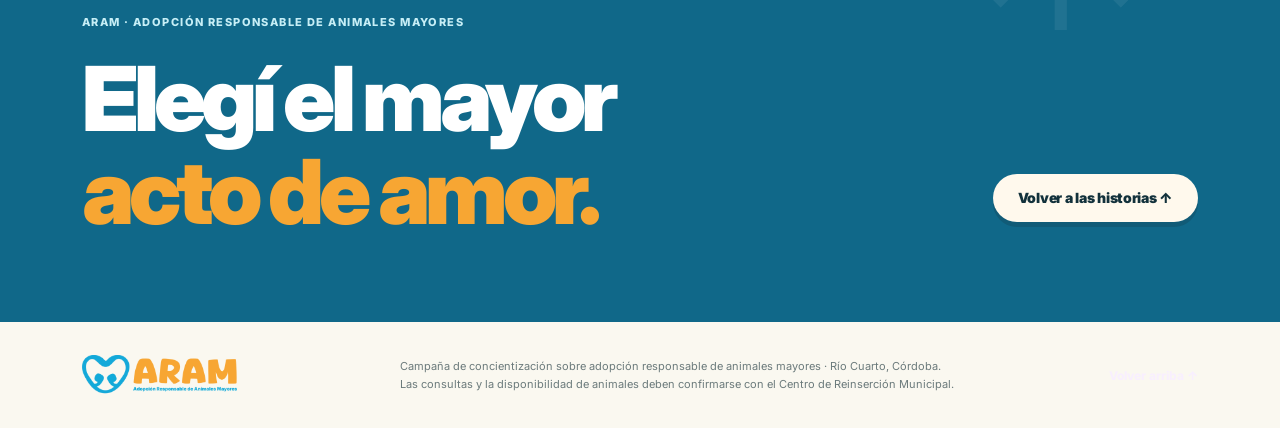
<file: index.html.html>
<!DOCTYPE html>
<html data-bs-theme="light" lang="es-AR">

<head>
    <meta charset="utf-8">
    <meta name="viewport" content="width=device-width, initial-scale=1.0, shrink-to-fit=no">
    <title>ARAM | Elegí el mayor acto de amor</title>
    <meta name="theme-color" content="#F7A633">
    <meta name="description" content="ARAM: Adopción Responsable de Animales Mayores. Conocé la campaña, las historias de los animales y cómo colaborar en Río Cuarto.">
    <link rel="stylesheet" href="assets/bootstrap/css/bootstrap.min.css">
    <link rel="stylesheet" href="https://fonts.googleapis.com/css?family=ABeeZee&amp;display=swap">
    <link rel="stylesheet" href="https://fonts.googleapis.com/css?family=Alexandria&amp;display=swap">
    <link rel="stylesheet" href="https://fonts.googleapis.com/css?family=Alice&amp;display=swap">
    <link rel="stylesheet" href="https://fonts.googleapis.com/css?family=Alike&amp;display=swap">
    <link rel="stylesheet" href="https://fonts.googleapis.com/css?family=Alike+Angular&amp;display=swap">
    <link rel="stylesheet" href="https://fonts.googleapis.com/css?family=Andika&amp;display=swap">
    <link rel="stylesheet" href="https://fonts.googleapis.com/css?family=Arima&amp;display=swap">
    <link rel="stylesheet" href="https://fonts.googleapis.com/css?family=Roboto:400,500&amp;subset=cyrillic">
    <link rel="stylesheet" href="https://fonts.googleapis.com/css2?family=Inter:wght@400;500;600;700;800;900&amp;display=swap">
    <link rel="stylesheet" href="assets/css/styles.css">
    <link rel="stylesheet" href="assets/css/Card-hover-affect-2.css">
    <link rel="stylesheet" href="assets/css/Curved-Wavy-Div-SVG.css">
    <link rel="stylesheet" href="assets/css/divider-text-middle.css">
    <link rel="stylesheet" href="assets/css/Footer-Clean-icons.css">
    <link rel="stylesheet" href="assets/css/Header-Cover01.css">
    <link rel="stylesheet" href="assets/css/Hero-Music-.css">
    <link rel="stylesheet" href="assets/css/Hero-Travel-.css">
    <link rel="stylesheet" href="assets/css/Lightbox-Gallery-No-Gutters-baguetteBox.min.css">
    <link rel="stylesheet" href="assets/css/css/styles.css">
    <link rel="stylesheet" href="assets/css/aram.css">
</head>

<body><a class="skip-link" href="#contenido">Saltar al contenido</a>
    <div class="topline"><span>Una campaña que cree en las segundas oportunidades</span><span class="topline-city">RÍO CUARTO · CÓRDOBA</span></div>
    <header id="arriba" class="site-header">
        <div class="container header-content"><a class="brand" href="#inicio" aria-label="ARAM: volver al inicio"><img src="assets/img/logo-aram.png" alt="ARAM. Adopción Responsable de Animales Mayores" width="270" height="70"></a>
            <nav class="desktop-nav" aria-label="Navegación principal"><a href="#campana">La campaña</a><a href="#historias">Historias</a><a href="#videos">Videos</a><a href="#catalogo">Catálogo</a><a href="#contacto">Contacto</a></nav><a class="pill-btn pill-btn--blue desktop-cta" href="#sumate">Quiero ayudar <span aria-hidden="true">↗</span></a><details class="mobile-nav"><summary aria-label="Abrir menú de navegación">☰ <span>Menú</span></summary>
        <nav aria-label="Navegación para celular">
          <a href="#campana">La campaña</a><a href="#historias">Historias</a><a href="#videos">Videos</a><a href="#catalogo">Catálogo</a><a href="#sumate">Quiero ayudar</a><a href="#contacto">Contacto</a>
        </nav>
      </details>
        </div>
    </header>
    <main id="contenido">
        <section id="inicio" class="hero">
            <div class="hero-dots" aria-hidden="true"></div>
            <div class="container hero-layout">
                <div class="hero-copy"><span class="eyebrow eyebrow--orange"><span class="mini-star" aria-hidden="true">✳</span>&nbsp; &nbsp; &nbsp;ADOPCIÓN RESPONSABLE DE ANIMALES MAYORES</span>
                    <h1 style="color: var(--orange);">¿Importa<br><em>la edad?</em></h1>
                    <p class="hero-lead">El amor no tiene fecha de vencimiento. Los perritos del Centro de Reinserción Municipal están esperando una nueva oportunidad para tener un verdadero hogar.</p>
                    <div class="hero-actions"><a class="pill-btn pill-btn--orange" href="#historias">Conocelos <span aria-hidden="true">↗</span></a><a class="pill-btn pill-btn--outline" href="#campana">Descubrí la campaña <span aria-hidden="true">▶</span></a></div>
                    <p class="hero-footnote"><span class="dot-orange" aria-hidden="true"></span> Elegí el mayor acto de amor.</p>
                </div>
                <div class="hero-art" aria-label="Fotografía de uno de los perros de la campaña">
                    <div class="hero-blob"></div>
                    <div class="hero-orbit orbit-one" aria-hidden="true"><span>✺</span></div>
                    <div class="hero-orbit orbit-two" aria-hidden="true"><span>✳</span></div><img src="assets/img/perro-02.png" class="hero-dog" alt="Perro adulto de pelaje oscuro y marrón de la campaña ARAM" width="450" height="620">
                    <div class="hero-sticker" aria-hidden="true"><span>+ AMOR</span><strong>− PREJUICIOS</strong></div>
                </div>
            </div>
            <div class="hero-marquee" aria-hidden="true">
                <div><span>ADOPTÁ CON AMOR&nbsp; ★ &nbsp;ROMPÉ PREJUICIOS&nbsp; ★ &nbsp;ADOPTÁ CON AMOR&nbsp; ★ &nbsp;ROMPÉ PREJUICIOS&nbsp; ★ &nbsp;</span></div>
            </div>
        </section>
        <section id="campana" class="campaign-section section-pad">
            <div class="container">
                <div class="section-heading section-heading--light">
                    <div><span class="eyebrow eyebrow--light">01 / NUESTRA CAMPAÑA</span>
                        <h2>El mayor<br>acto de <span>amor.</span></h2>
                    </div>
                    <p>ARAM busca cuestionar los prejuicios sobre la edad y acercar a más personas a la adopción responsable de animales adultos. Porque elegir también es mirar más allá de los años.</p>
                </div>
                <div class="campaign-video-wrap">
                    <div class="video-decor" aria-hidden="true"><span>↘</span></div>
                    <div class="ratio ratio-16x9 main-video"><iframe src="https://www.youtube-nocookie.com/embed/jFusDD6phe0" title="Video principal de la campaña ARAM" loading="lazy" allowfullscreen=""></iframe></div>
                    <div class="video-bottom"><span>VIDEO OFICIAL DE ARAM · CAMPAÑA AUDIOVISUAL</span><a href="https://youtu.be/jFusDD6phe0" target="_blank" rel="noopener noreferrer">Ver en YouTube ↗</a></div>
                </div>
            </div>
        </section>
        <section id="historias" class="stories-section section-pad">
            <div class="container">
                <div class="section-heading">
                    <div><span class="eyebrow">02 / LAS HISTORIAS</span>
                        <h2>Mucho amor.<br><span>Muchas historias.</span></h2>
                    </div>
                    <p>Detrás de cada mirada hay una historia única. Conocé a los protagonistas de nuestra campaña y descubrí cómo acompañarlos.</p>
                </div>
                <div class="row row-cols-1 row-cols-sm-2 row-cols-lg-4 g-4 pets-grid">
                    <div class="col pet-col">
                        <div class="h-100 pet-card">
                            <div class="pet-photo pet-photo--orange"><span class="pet-counter">5 AÑITOS</span><img src="assets/img/perro-01.png" class="pet-portrait" alt="Retrato 1 de un perro de la campaña ARAM" loading="lazy" width="550" height="600"></div>
                            <div class="pet-copy"><span class="tiny-eyebrow">NACER POR SEGUNDA VEZ</span>
                                <h3>Ortega</h3>
                                <p>Ha sufrido mucho maltrato y por <br>eso necesita una familia responsable de por vida, que le de <br>mucho amor y le enseñe que no todos los humanos somos iguales. <br><br></p><a class="text-link" href="https://wa.me/5493584386462?text=Hola%2C%20quiero%20consultar%20por%20uno%20de%20los%20animales%20de%20ARAM" target="_blank" rel="noopener noreferrer" aria-label="Consultar por el animal 1">Conocer más <span aria-hidden="true">↗</span></a>
                            </div>
                        </div>
                    </div>
                    <div class="col pet-col">
                        <div class="h-100 pet-card">
                            <div class="pet-photo pet-photo--pink"><span class="pet-counter">10 AÑITOS</span><img src="assets/img/perro-02.png" class="pet-portrait" alt="Retrato 2 de un perro de la campaña ARAM" loading="lazy" width="550" height="600"></div>
                            <div class="pet-copy"><span class="tiny-eyebrow">UNA DÉCADA DE RESILIENCIA</span>
                                <h3>Lázaro</h3>
                                <p>Es el tranquilo, noble y agradecido. No necesita grandes espacios, ni actividad constante, ni aventuras. Por su historia y por su edad, solo necesita paz.<br><br></p><a class="text-link" href="https://wa.me/5493584386462?text=Hola%2C%20quiero%20consultar%20por%20uno%20de%20los%20animales%20de%20ARAM" target="_blank" rel="noopener noreferrer" aria-label="Consultar por el animal 2">Conocer más <span aria-hidden="true">↗</span></a>
                            </div>
                        </div>
                    </div>
                    <div class="col pet-col">
                        <div class="h-100 pet-card">
                            <div class="pet-photo pet-photo--blue"><span class="pet-counter">4 AÑITOS</span><img src="assets/img/perro-03.png" class="pet-portrait" alt="Retrato 3 de un perro de la campaña ARAM" loading="lazy" width="550" height="600"></div>
                            <div class="pet-copy"><span class="tiny-eyebrow">LA BATALLA DE UN VALIENTE</span>
                                <h3>Chocolate</h3>
                                <p>Después de tanto sufrimiento, este <br>luchador todavía tiene un sueño pendiente: encontrar una familia&nbsp;que le brinde la contención y el cariño que se merece<br><br></p><a class="text-link" href="https://wa.me/5493584386462?text=Hola%2C%20quiero%20consultar%20por%20uno%20de%20los%20animales%20de%20ARAM" target="_blank" rel="noopener noreferrer" aria-label="Consultar por el animal 3">Conocer más <span aria-hidden="true">↗</span></a>
                            </div>
                        </div>
                    </div>
                    <div class="col pet-col">
                        <div class="h-100 pet-card">
                            <div class="pet-photo pet-photo--mint"><span class="pet-counter">3 AÑITOS</span><img src="assets/img/perro-04.png" class="pet-portrait" alt="Retrato 4 de un perro de la campaña ARAM" loading="lazy" width="550" height="600"></div>
                            <div class="pet-copy"><span class="tiny-eyebrow">UNA DULCE COMPAÑERA</span>
                                <h3>Brownie</h3>
                                <p>Ella estuvo muchos días internada en grave estado, la fue luchando solita y finalmente se recuperó. Hoy goza de salud, pero precisa de lo más importante: una familia.<br><br></p><a class="text-link" href="https://wa.me/5493584386462?text=Hola%2C%20quiero%20consultar%20por%20uno%20de%20los%20animales%20de%20ARAM" target="_blank" rel="noopener noreferrer" aria-label="Consultar por el animal 4">Conocer más <span aria-hidden="true">↗</span></a>
                            </div>
                        </div>
                    </div>
                    <div class="col pet-col">
                        <div class="h-100 pet-card">
                            <div class="pet-photo pet-photo--blue"><span class="pet-counter">5 AÑITOS</span><img src="assets/img/perro-05.png" class="pet-portrait" alt="Retrato 5 de un perro de la campaña ARAM" loading="lazy" width="550" height="600"></div>
                            <div class="pet-copy"><span class="tiny-eyebrow">LA CRUDEZA DEL ABANDONO</span>
                                <h3>Sandrita</h3>
                                <p>Ella no entiende por&nbsp;qué fue rechazada tantas&nbsp;veces, pero&nbsp;<br>quizás vos puedas darle a ella&nbsp;ese hogar que&nbsp; hace tanto&nbsp;espera...</p><a class="text-link" href="https://wa.me/5493584386462?text=Hola%2C%20quiero%20consultar%20por%20uno%20de%20los%20animales%20de%20ARAM" target="_blank" rel="noopener noreferrer" aria-label="Consultar por el animal 5">Conocer más <span aria-hidden="true">↗</span></a>
                            </div>
                        </div>
                    </div>
                    <div class="col pet-col">
                        <div class="h-100 pet-card">
                            <div class="pet-photo pet-photo--orange"><span class="pet-counter">3 AÑITOS</span><img src="assets/img/perro-06.png" class="pet-portrait" alt="Retrato 6 de un perro de la campaña ARAM" loading="lazy" width="550" height="600"></div>
                            <div class="pet-copy"><span class="tiny-eyebrow">RELLENITO DE AMOR</span>
                                <h3>Cañita</h3>
                                <p>Este es un bello gordito que si le abrís tu corazón y le das un lugar en tu familia, va a ser el mejor compañero que hayas tenido.<br><br><br></p><a class="text-link" href="https://wa.me/5493584386462?text=Hola%2C%20quiero%20consultar%20por%20uno%20de%20los%20animales%20de%20ARAM" target="_blank" rel="noopener noreferrer" aria-label="Consultar por el animal 6">Conocer más <span aria-hidden="true">↗</span></a>
                            </div>
                        </div>
                    </div>
                    <div class="col pet-col">
                        <div class="h-100 pet-card">
                            <div class="pet-photo pet-photo--pink"><span class="pet-counter">6 AÑITOS</span><img src="assets/img/perro-07.png" class="pet-portrait" alt="Retrato 7 de un perro de la campaña ARAM" loading="lazy" width="550" height="600"></div>
                            <div class="pet-copy"><span class="tiny-eyebrow">CALLEJERA DE PURA CEPA</span>
                                <h3>Allegra</h3>
                                <p>Toda una vida en las calles de la ciudad, vagando solita entre la desidia y el maltrato. Llegó con ganas de cambiar su vida...</p><a class="text-link" href="https://wa.me/5493584386462?text=Hola%2C%20quiero%20consultar%20por%20uno%20de%20los%20animales%20de%20ARAM" target="_blank" rel="noopener noreferrer" aria-label="Consultar por el animal 7">Conocer más <span aria-hidden="true">↗</span></a>
                            </div>
                        </div>
                    </div>
                    <div class="col pet-col">
                        <div class="h-100 pet-card">
                            <div class="pet-photo pet-photo--mint"><span class="pet-counter">7 AÑITOS</span><img src="assets/img/perro-08.png" class="pet-portrait" alt="Retrato 8 de un perro de la campaña ARAM" loading="lazy" width="550" height="600"></div>
                            <div class="pet-copy"><span class="tiny-eyebrow">EL GUARDIÁN MIMOSO</span>
                                <h3>Eusebio</h3>
                                <p>Siempre le ha encantado cuidar a su jauría, ahora espera ansioso por una manada de humanos a los que proteger.&nbsp;</p><a class="text-link" href="https://wa.me/5493584386462?text=Hola%2C%20quiero%20consultar%20por%20uno%20de%20los%20animales%20de%20ARAM" target="_blank" rel="noopener noreferrer" aria-label="Consultar por el animal 8">Conocer más <span aria-hidden="true">↗</span></a>
                            </div>
                        </div>
                    </div>
                </div>
            </div>
        </section>
        <section id="videos" class="shorts-section section-pad">
            <div class="container">
                <div class="section-heading">
                    <div><span class="eyebrow">03 / HISTORIAS QUE emocionan</span>
                        <h2>Nuestro YouTube<br><span>canino.</span></h2>
                    </div>
                    <p>Dos piezas breves para mirar, compartir y seguir difundiendo nuestro mensaje.</p>
                </div>
                <div class="shorts-grid">
                    <article class="short-card">
                        <div class="short-number"><span>SHORT 01</span></div>
                        <div class="ratio ratio-9x16 short-video"><iframe src="https://www.youtube-nocookie.com/embed/sOpGOr23Rac" title="Short 1 de ARAM" loading="lazy" allowfullscreen=""></iframe></div><a href="https://youtube.com/shorts/sOpGOr23Rac" target="_blank" rel="noopener noreferrer" class="short-external">Ver también en YouTube <span aria-hidden="true">↗</span></a>
                    </article>
                    <article class="short-card">
                        <div class="short-number"><span>SHORT 02</span></div>
                        <div class="ratio ratio-9x16 short-video"><iframe src="https://www.youtube-nocookie.com/embed/v8JmZ9T2P3M" title="Short 2 de ARAM" loading="lazy" allowfullscreen=""></iframe></div><a href="https://youtube.com/shorts/v8JmZ9T2P3M" target="_blank" rel="noopener noreferrer" class="short-external">Ver también en YouTube <span aria-hidden="true">↗</span></a>
                    </article>
                    <div class="shorts-stamp" aria-hidden="true"><span>COMPARTIR</span><strong>ES CUIDAR</strong><small>↗ ↗ ↗</small></div>
                </div>
            </div>
        </section>
        <section id="catalogo" class="catalog-section section-pad">
            <div class="container catalog-layout">
                <div class="catalog-photos"><a href="assets/img/catalogo-tapa.jpg" target="_blank" rel="noopener noreferrer" aria-label="Abrir imagen de la tapa del catálogo ARAM"><img class="catalog-cover" src="assets/img/catalogo-tapa.jpg" alt="Tapa del Catálogo Perruno de ARAM, edición octubre 2026" loading="lazy" width="500" height="625"></a><a href="assets/img/catalogo-contratapa.jpg" target="_blank" rel="noopener noreferrer" aria-label="Abrir imagen de la contratapa del catálogo ARAM"><img class="catalog-back" src="assets/img/catalogo-contratapa.jpg" alt="Contratapa del catálogo ARAM con información de contacto" loading="lazy" width="280" height="350"></a><span class="catalog-tag">EDICIÓN OCT / 2026</span></div>
                <div class="catalog-copy"><span class="eyebrow eyebrow--light">04 / CATÁLOGO PERRUNO</span>
                    <h2>Historias<br>que&nbsp;<em>conmueven.</em></h2>
                    <p>Un recorrido por la vida de los protagonistas de ARAM.&nbsp;</p>
                    <div class="catalog-actions"><a href="assets/img/catalogo-tapa.jpg" target="_blank" rel="noopener noreferrer" class="pill-btn pill-btn--cream">Ver catálogo online<span aria-hidden="true">↗</span></a></div>
                </div>
            </div>
        </section>
        <section id="sumate" class="help-section section-pad">
            <div class="container">
                <div class="section-heading">
                    <div><span class="eyebrow">05 / FORMAS DE AYUDAR</span>
                        <h2>Hay muchas<br>formas de <span>amar.</span></h2>
                    </div>
                    <p>Adoptar no es la única manera de ayudar. Podés abrir las puertas de tu casa transitoriamente, compartir la campaña o consultar cómo colaborar.</p>
                </div>
                <div class="help-grid">
                    <div class="transit-panel"><span class="panel-kicker">TRÁNSITO ANIMAL</span>
                        <h3>Que tu casa sea el nexo con su futuro hogar.</h3>
                        <p>Completá con tus datos y formá parte de la comunidad que brinda tránsito a los animalitos que esperan ser adoptados...</p>
                        <form id="hogarForm">
                            <div class="form-row"><label>Nombre y apellido<input type="text" autocomplete="name" name="nombre" placeholder="Tu nombre" required=""></label><label>Edad<input type="number" max="110" min="18" name="edad" placeholder="18+" required=""></label></div>
                            <div class="form-row"><label>Correo electrónico<input type="email" autocomplete="email" name="correo" placeholder="tu@email.com" required=""></label><label>Teléfono de contacto<input type="tel" autocomplete="tel" name="telefono" placeholder="Tu WhatsApp" required=""></label></div><label>¿En qué barrio o localidad vivís?<input type="text" name="localidad" placeholder="Barrio / localidad" required=""></label><label>Contanos sobre tu disponibilidad<textarea name="mensaje" placeholder="¿Tenés experiencia con animales? ¿Cuánto tiempo podrías ofrecer?" rows="3"></textarea></label><label class="privacy"><input type="checkbox" required=""> Entiendo que al enviar se abrirá mi aplicación de correo. Esta página no almacena mis respuestas.</label><button type="submit" class="pill-btn pill-btn--orange">Enviar solicitud<span aria-hidden="true">↗</span></button>
                        </form>
                    </div>
                    <aside id="donaciones" class="donate-panel">
                        <div class="donate-icon" aria-hidden="true"><span>♥</span></div><span class="panel-kicker">DONACIONES</span>
                        <h3>Tu ayuda<br>suma un montón.</h3>
                        <p>Tu aporte es fundamental para el acompañamiento, la alimentación y el cuidado de los animales del Centro de Reinserción Municipal.&nbsp;</p>
                        <div class="alias-box"><span>ALIAS BANCARIO OFICIAL</span><strong id="donationAlias">ARAM.RIOIV.MP</strong><small id="aliasNote">A nombre de: Paulo Rizos (20-24443050-4)</small></div><button type="button" class="pill-btn pill-btn--cream hidden" id="copyAlias">Copiar alias</button><a id="askAlias" class="pill-btn pill-btn--dark" href="https://wa.me/5493584386462?text=Hola%2C%20quisiera%20consultar%20el%20alias%20para%20donar%20a%20ARAM" target="_blank" rel="noopener noreferrer">Realizar donación<span aria-hidden="true">↗</span></a>
                        <p class="donate-small">Por favor, antes de transferir, confirmá que el destinatario sea el correcto.</p>
                        <div class="donate-bottom" aria-hidden="true"></div>
                    </aside>
                </div>
            </div>
        </section>
        <section id="contacto" class="contact-section section-pad">
            <div class="container">
                <div class="section-heading">
                    <div><span class="eyebrow">06 / ENCONTRANOS</span>
                        <h2>Acercate<br><span>al amor animal.</span></h2>
                    </div>
                    <p>El proyecto se vincula con el Centro de Reinserción Municipal de Río Cuarto. Consultá antes de acercarte para coordinar una visita o una adopción.</p>
                </div>
                <div class="contact-layout">
                    <div class="map-card"><iframe title="Mapa de la ubicación del Centro de Reinserción Canino en Río Cuarto" src="https://www.google.com/maps?q=Centro%20de%20Reinserci%C3%B3n%20Canino%20R%C3%ADo%20Cuarto%20C%C3%B3rdoba&amp;output=embed" loading="lazy" allowfullscreen=""></iframe></div>
                    <div class="contact-panel"><span class="panel-kicker">CENTRO DE REINSERCIÓN MUNICIPAL</span>
                        <h3>Río Cuarto,<br>Córdoba.</h3>
                        <p class="contact-address">Ruta Nacional 8 · Km 602<br>Río Cuarto, Córdoba, Argentina</p><a class="pill-btn pill-btn--blue map-btn" href="https://www.google.com/maps/search/?api=1&amp;query=Centro%20de%20Reinsercion%20Canino%20Rio%20Cuarto&amp;query_place_id=ChIJz9nvLpwBzpURdXDgkW5mmXc" target="_blank" rel="noopener noreferrer">Abrir en Google Maps <span aria-hidden="true">↗</span></a>
                        <div class="contact-divider"></div>
                        <h4>Seguinos y escribinos</h4><a class="contact-link contact-link--primary" href="https://www.instagram.com/zoonosisriocuarto/" target="_blank" rel="noopener noreferrer"><img src="assets/img/icono-instagram.png" alt="" width="44" height="44"><span><strong>Instagram&nbsp;</strong><small>@zoonosisriocuarto</small></span><span class="arrow">↗</span></a><a class="contact-link" href="https://wa.me/5493584386462" target="_blank" rel="noopener noreferrer"><img src="assets/img/icono-whatsapp.png" alt="" width="44" height="44"><span><strong>WhatsApp</strong><small>+54 9 358 438-6462</small></span><span class="arrow">↗</span></a><a class="contact-link" href="mailto:aramrioiv@gmail.com"><img src="assets/img/icono-mail.png" alt="" width="44" height="44"><span><strong>Correo electrónico</strong><small>aramrioiv@gmail.com</small></span><span class="arrow">↗</span></a>
                    </div>
                </div>
            </div>
        </section>
        <section class="closing">
            <div class="container closing-layout">
                <div><span>ARAM · ADOPCIÓN RESPONSABLE DE ANIMALES MAYORES</span>
                    <h2>Elegí el mayor<br><em>acto de amor.</em></h2>
                </div><a class="pill-btn pill-btn--cream" href="#historias">Volver a las historias ↑</a>
            </div>
        </section>
    </main>
    <footer class="site-footer">
        <div class="container footer-layout"><img src="assets/img/logo-aram.png" alt="ARAM" width="185" height="46">
            <p>Campaña de concientización sobre adopción responsable de animales mayores · Río Cuarto, Córdoba.<br>Las consultas y la disponibilidad de animales deben confirmarse con el Centro de Reinserción Municipal.</p><a href="#arriba">Volver arriba ↑</a>
        </div>
    </footer>
    <script src="assets/bootstrap/js/bootstrap.min.js"></script>
    <script src="assets/js/Card-hover-affect-2-card-1.js"></script>
    <script src="assets/js/Lightbox-Gallery-No-Gutters-baguetteBox.min.js"></script>
    <script src="assets/js/Lightbox-Gallery-No-Gutters-Lightbox-Gallery.js"></script>
</body>

</html>
</file>
<file: assets/css/styles.css>
/* Header */

header img {
  max-width: 100px;
}

header h1 {
  font-weight: bold;
  font-size: 28px;
}

/* Content */

.main {
  max-width: 720px;
  padding: 18px 20px;
}

@media (min-width: 576px) {
  .main {
    padding: 36px 42px;
  }
}

.content h2 {
  font-size: 22px;
  font-weight: bold;
  margin: 40px 0 24px;
}

.content h2 span:before {
  content: '#';
  font-weight: normal;
}

.content h2 span {
  color: var(--bs-primary);
}

.content figure {
  display: block;
  text-align: center;
  margin: 20px 0;
}

.content figcaption {
  font-size: 12px;
  padding-top: 5px;
}

.content div.dropdown {
  margin: 40px auto;
  width: 132px;
}

.content blockquote p {
  font-size: 14px;
  padding: 15px 20px;
  text-align: left;
  border-left: 3px solid var(--bs-secondary-bg);
  background-color: var(--bs-tertiary-bg);
}
</file>
<file: assets/css/Card-hover-affect-2.css>
.snip1563 {
  background-color: #fff;
  color: #ffffff;
  display: inline-block;
  font-family: 'Source Sans Pro', sans-serif;
  font-size: 16px;
  margin: 10px 5px;
  max-width: 315px;
  min-width: 230px;
  overflow: hidden;
  position: relative;
  text-align: right;
  width: 100%;
}

.snip1563 *, .snip1563 *:before, .snip1563 *:after {
  -webkit-box-sizing: border-box;
  box-sizing: border-box;
  -webkit-transition: all 0.45s ease;
  transition: all 0.45s ease;
}

.snip1563 img {
  backface-visibility: hidden;
  max-width: 100%;
  vertical-align: top;
}

.snip1563:before, .snip1563:after {
  position: absolute;
  top: 0;
  bottom: 0;
  left: 0;
  right: 0;
  content: '';
  background-color: #b81212;
  opacity: 0.5;
  -webkit-transition: all 0.45s ease;
  transition: all 0.45s ease;
}

.snip1563:before {
  -webkit-transform: skew(30deg) translateX(80%);
  transform: skew(30deg) translateX(80%);
}

.snip1563:after {
  -webkit-transform: skew(-30deg) translateX(70%);
  transform: skew(-30deg) translateX(70%);
}

.snip1563 figcaption {
  position: absolute;
  top: 0px;
  bottom: 0px;
  left: 0px;
  right: 0px;
  z-index: 1;
  bottom: 0;
  padding: 20px 20px 20px 40%;
}

.snip1563 figcaption:before, .snip1563 figcaption:after {
  position: absolute;
  top: 0;
  bottom: 0;
  left: 0;
  right: 0;
  background-color: #b81212;
  box-shadow: 0 0 20px rgba(0, 0, 0, 0.7);
  content: '';
  opacity: 0.5;
  z-index: -1;
}

.snip1563 figcaption:before {
  -webkit-transform: skew(30deg) translateX(100%);
  transform: skew(30deg) translateX(100%);
}

.snip1563 figcaption:after {
  -webkit-transform: skew(-30deg) translateX(90%);
  transform: skew(-30deg) translateX(90%);
}

.snip1563 h3, .snip1563 p {
  margin: 0;
  opacity: 0;
  letter-spacing: 1px;
}

.snip1563 h3 {
  font-family: 'Teko', sans-serif;
  font-size: 36px;
  font-weight: 700;
  line-height: 1em;
  text-transform: uppercase;
}

.snip1563 p {
  font-size: 0.9em;
}

.snip1563 a {
  position: absolute;
  top: 0;
  bottom: 0;
  left: 0;
  right: 0;
  z-index: 1;
}

.snip1563:hover h3, .snip1563.hover h3, .snip1563:hover p, .snip1563.hover p {
  -webkit-transform: translateY(0);
  transform: translateY(0);
  opacity: 0.9;
}

.snip1563:hover:before, .snip1563.hover:before {
  -webkit-transform: skew(30deg) translateX(30%);
  transform: skew(30deg) translateX(30%);
  -webkit-transition-delay: 0.05s;
  transition-delay: 0.05s;
}

.snip1563:hover:after, .snip1563.hover:after {
  -webkit-transform: skew(-30deg) translateX(20%);
  transform: skew(-30deg) translateX(20%);
}

.snip1563:hover figcaption:before, .snip1563.hover figcaption:before {
  -webkit-transform: skew(30deg) translateX(50%);
  transform: skew(30deg) translateX(50%);
  -webkit-transition-delay: 0.15s;
  transition-delay: 0.15s;
}

.snip1563:hover figcaption:after, .snip1563.hover figcaption:after {
  -webkit-transform: skew(-30deg) translateX(40%);
  transform: skew(-30deg) translateX(40%);
  -webkit-transition-delay: 0.1s;
  transition-delay: 0.1s;
}
</file>
<file: assets/css/Curved-Wavy-Div-SVG.css>
.cn_section {
  position: relative;
  margin: 0;
  padding: 0;
  background: rgb(242,192,255);
  width: 100%;
  height: 100vh;
}

#wave {
  position: absolute;
  bottom: 0;
  width: 100%;
}

#wave path {
  fill: #FFFFFF;
}

.cn_section.section2 {
  width: 100%;
  height: 100vh;
  background: rgb(255,252,192);
}
</file>
<file: assets/css/divider-text-middle.css>
.divider-style {
  margin-top: 70px;
  position: relative;
  margin-right: 40px;
  margin-left: 40px;
}

.divider-style span {
  background: #fff;
  padding: 0 20px;
  position: relative;
  z-index: 5;
}

.divider-style:before {
  content: "";
  display: block;
  border-top: solid 1px black;
  width: 100%;
  height: 1px;
  position: absolute;
  top: 50%;
  z-index: 1;
}
</file>
<file: assets/css/Footer-Clean-icons.css>
.bs-icon {
  --bs-icon-size: .75rem;
  display: flex;
  flex-shrink: 0;
  justify-content: center;
  align-items: center;
  font-size: var(--bs-icon-size);
  width: calc(var(--bs-icon-size) * 2);
  height: calc(var(--bs-icon-size) * 2);
  color: var(--bs-primary);
}

.bs-icon-xs {
  --bs-icon-size: 1rem;
  width: calc(var(--bs-icon-size) * 1.5);
  height: calc(var(--bs-icon-size) * 1.5);
}

.bs-icon-sm {
  --bs-icon-size: 1rem;
}

.bs-icon-md {
  --bs-icon-size: 1.5rem;
}

.bs-icon-lg {
  --bs-icon-size: 2rem;
}

.bs-icon-xl {
  --bs-icon-size: 2.5rem;
}

.bs-icon.bs-icon-primary {
  color: var(--bs-white);
  background: var(--bs-primary);
}

.bs-icon.bs-icon-primary-light {
  color: var(--bs-primary);
  background: rgba(var(--bs-primary-rgb), .2);
}

.bs-icon.bs-icon-semi-white {
  color: var(--bs-primary);
  background: rgba(255, 255, 255, .5);
}

.bs-icon.bs-icon-rounded {
  border-radius: .5rem;
}

.bs-icon.bs-icon-circle {
  border-radius: 50%;
}
</file>
<file: assets/css/Header-Cover01.css>
div#cover {
  height: 100vh;
  background-image: -webkit-linear-gradient(top, #ccc, #777);
  background-image: -moz-linear-gradient(top, #ccc, #777);
  background-image: -o-linear-gradient(top, #ccc, #777);
  background-image: -ms-linear-gradient(top, #ccc, #777);
  background-image: linear-gradient(top, #ccc, #777);
  width: 100%;
  -webkit-background-size: cover;
  -moz-background-size: cover;
  -o-background-size: cover;
  background-size: cover;
  background-color: #000;
  background-repeat: no-repeat;
  background-position: center center;
  position: relative;
  background-attachment: fixed;
  overflow: hidden;
}

div#cover-img {
  height: 100vh;
  background-image: url('../../assets/img/cover01.jpg');
  width: 100%;
  -webkit-background-size: cover;
  -moz-background-size: cover;
  -o-background-size: cover;
  background-size: cover;
  background-repeat: no-repeat;
  background-position: center center;
  text-align: center;
  vertical-align: middle;
  position: relative;
  background-attachment: fixed;
}

div#cover-filter {
  height: 100vh;
  background-image: -moz-linear-gradient(top, rgba(0,0,0,0.20), rgba(10,143,196,0.20));
  background-image: -webkit-linear-gradient(top, rgba(0,0,0,0.20), rgba(10,143,196,0.20));
  background-image: -o-linear-gradient(top, rgba(0,0,0,0.20), rgba(10,143,196,0.20));
  background-image: -ms-linear-gradient(top, rgba(0,0,0,0.20), rgba(10,143,196,0.20));
  background-image: linear-gradient(top, rgba(0,0,0,0.20), rgba(10,143,196,0.20));
  filter: progid:DXImageTransform.Microsoft.gradient(startColorStr='#cc000000', endColorstr='#cc0a8fc4');
  width: 100%;
  position: absolute;
  top: 0;
  left: 0;
}

div#text-container.container {
  position: absolute;
  top: 0;
  left: 0;
  bottom: 0;
  right: 0;
  margin-left: auto;
  margin-right: auto;
  width: 100%;
  max-width: 1200px;
  padding: 0;
}

div.valign {
  display: table-cell;
  height: 100vh;
  vertical-align: middle;
}

div#cover-text {
  font-family: 'Roboto', sans-serif;
  text-align: center;
  margin-left: auto;
  margin-right: auto;
  width: 100%;
  padding: 0;
  padding-top: 42px;
  padding-bottom: 42px;
}

p#cover-description.lead {
  text-transform: uppercase;
  color: #fff;
  padding-bottom: 60px;
  padding-top: 30px;
}

h1#cover-offer1 {
  color: #fff;
  padding: 24px 0px 38px 0px;
  letter-spacing: 0.5px;
  font-size: 72px;
  font-weight: 600;
  line-height: 1.17;
}

small#cover-offer2 {
  color: #fff;
}

p#cover-offer3 {
  color: #fff;
  padding-bottom: 30px;
  padding-top: 15px;
}
</file>
<file: assets/css/Hero-Music-.css>
div.jumbotron.hero-music {
  color: #fff;
  text-align: center;
  background: url('../../assets/img/hero-background-music.jpg');
  background-size: cover;
  background-position: center;
  padding-top: 100px;
  padding-bottom: 100px;
}

h1.hero-title, h2.hero-title, h3.hero-title {
  text-shadow: 0 3px 3px rgba(0,0,0,0.4);
  color: #fff;
}

p.hero-subtitle {
  max-width: 600px;
  margin: 25px auto;
  color: #fff;
}
</file>
<file: assets/css/Hero-Travel-.css>
div.jumbotron.hero-travel {
  color: #fff;
  text-align: center;
  background: url('../../assets/img/hero-background-travel.jpg');
  background-size: cover;
  background-position: center;
  padding-top: 100px;
  padding-bottom: 100px;
}

h1.hero-title, h2.hero-title, h3.hero-title {
  text-shadow: 0 3px 3px rgba(0,0,0,0.4);
  color: #fff;
}

p.hero-subtitle {
  max-width: 600px;
  margin: 25px auto;
  color: #fff;
}
</file>
<file: assets/css/aram.css>
/* ARAM — Identidad visual oficial enviada por el autor
  PALETA EXACTA: #F7A633 (naranja), #22A9D9 (celeste),
  #E57D77 (rosa), #2FAC66 (verde).
  Fuente secundaria: Inter. Dog Files: añadir archivo propio en /assets/fonts/
  y descomentar @font-face cuando su licencia permita uso web. */

/* @font-face { font-family: 'Dog Files'; src: url('../fonts/DogFiles.woff2') format('woff2'); font-weight: 700; font-display: swap; } */

:root {
  --orange: #F7A633;
  --blue: #22A9D9;
  --pink: #E57D77;
  --green: #2FAC66;
  --cream: #FFF9ED;
  --cream2: #F5EFD9;
  --paper: #FFFDFA;
  --dark: #143D47;
  --ink: #12313B;
  --blue-dark: #106889;
  --soft-blue: #DAF4FA;
  --shadow: 0 22px 52px rgba(23,55,59,.12);
  --dog: 'Dog Files','Arial Rounded MT Bold','Trebuchet MS','Inter',sans-serif;
  --sans: 'Inter','Segoe UI',Arial,sans-serif;
}

* {
  box-sizing: border-box;
}

html {
  scroll-behavior: smooth;
  scroll-padding-top: 98px;
}

body {
  margin: 0;
  background: var(--cream);
  color: var(--ink);
  font-family: var(--sans);
  font-size: 16px;
  line-height: 1.6;
}

img {
  max-width: 100%;
}

a {
  color: inherit;
  text-decoration: none;
}

button, input, textarea {
  font: inherit;
}

button {
  cursor: pointer;
}

.hidden {
  display: none!important;
}

.container {
  width: min(1184px,calc(100% - 42px));
  margin-inline: auto;
}

.section-pad {
  padding: 112px 0;
}

.skip-link {
  position: fixed;
  top: -70px;
  left: 12px;
  background: #fff;
  padding: 12px 18px;
  z-index: 9999;
}

.skip-link:focus {
  top: 12px;
}

:focus-visible {
  outline: 3px solid #004c94;
  outline-offset: 4px;
}

/* header */

.topline {
  background: var(--orange);
  color: #1D4450;
  font-size: 11px;
  font-weight: 900;
  letter-spacing: .12em;
  display: flex;
  justify-content: space-between;
  padding: 8px max(22px,calc((100vw - 1184px)/2));
  text-transform: uppercase;
  gap: 20px;
}

.site-header {
  position: sticky;
  top: 0;
  background: rgba(255,250,238,.95);
  backdrop-filter: blur(18px);
  -webkit-backdrop-filter: blur(18px);
  z-index: 40;
  box-shadow: 0 1px 0 rgba(22,53,58,.09);
}

.header-content {
  display: flex;
  align-items: center;
  justify-content: space-between;
  gap: 28px;
  min-height: 88px;
}

.brand {
  display: flex;
  align-items: center;
  flex-shrink: 0;
}

.brand img {
  width: 205px;
  height: auto;
}

.desktop-nav {
  display: flex;
  align-items: center;
  gap: 25px;
  margin-inline: auto;
}

.desktop-nav a {
  font-size: 13px;
  font-weight: 750;
  transition: color .2s;
}

.desktop-nav a:hover {
  color: #087AA1;
}

.pill-btn {
  display: inline-flex;
  justify-content: center;
  align-items: center;
  gap: 12px;
  padding: 14px 23px;
  min-height: 48px;
  border-radius: 100px;
  font-weight: 900;
  font-size: 14px;
  letter-spacing: -.02em;
  border: 2px solid transparent;
  white-space: nowrap;
  transition: transform .18s,background .18s,box-shadow .18s;
  line-height: 1.15;
  text-align: center;
}

.pill-btn:hover {
  transform: translateY(-3px);
}

.pill-btn--blue {
  background: var(--blue);
  color: #06374b;
  box-shadow: 0 4px 0 #116581;
}

.pill-btn--orange {
  background: var(--orange);
  color: #263c43;
  box-shadow: 0 5px 0 #d48a17;
}

.pill-btn--outline {
  border-color: var(--dark);
  color: var(--dark);
  background: rgba(255,255,255,.2);
}

.pill-btn--cream {
  background: var(--cream);
  color: var(--ink);
  box-shadow: 0 5px 0 rgba(21,48,55,.22);
}

.pill-btn--outline-light {
  border-color: rgba(255,255,255,.85);
  color: #fff;
}

.pill-btn--dark {
  background: var(--dark);
  color: white;
  box-shadow: 0 5px 0 #0C6B83;
}

.mobile-nav {
  display: none;
}

/* titles */

h1, h2, h3, h4 {
  font-family: var(--dog);
  font-weight: 900;
  line-height: 1.04;
  letter-spacing: -.055em;
  margin: 0;
}

.eyebrow {
  font-weight: 900;
  font-size: 12px;
  letter-spacing: .15em;
  color: var(--blue-dark);
  display: inline-flex;
  gap: 11px;
  align-items: center;
  text-transform: uppercase;
}

.eyebrow--orange {
  color: #b86613;
}

.eyebrow--light {
  color: #d5f6ff;
}

.tiny-eyebrow {
  font-size: 10px;
  letter-spacing: .15em;
  color: #166C8D;
  font-weight: 900;
}

.mini-star {
  font-size: 21px;
  color: var(--orange);
}

.section-heading {
  display: grid;
  grid-template-columns: 1.35fr .65fr;
  gap: 60px;
  align-items: end;
  margin-bottom: 46px;
}

.section-heading h2 {
  font-size: clamp(48px,5.4vw,81px);
  margin-top: 18px;
}

.section-heading h2 span {
  color: var(--blue-dark);
}

.section-heading p {
  font-size: 16px;
  line-height: 1.8;
  color: #42626a;
  max-width: 425px;
  margin: 0 0 5px;
}

.section-heading--light h2, .section-heading--light p {
  color: #fff;
}

.section-heading--light h2 span {
  color: var(--orange);
}

.section-heading--light p {
  opacity: .90;
}

/* HERO */

.hero {
  position: relative;
  overflow: hidden;
  background: radial-gradient(circle at 7% 7%,#FFFBF5 0,transparent 45%),var(--cream);
  padding-top: 30px;
}

.hero::before {
  content: '';
  position: absolute;
  width: 140px;
  height: 140px;
  top: 13%;
  right: -100px;
  border-radius: 50%;
  border: 32px solid var(--pink);
  opacity: .8;
}

.hero-dots {
  position: absolute;
  right: -70px;
  top: 70px;
  width: 48%;
  height: 490px;
  background-image: radial-gradient(#d0b18b 1.6px,transparent 2px);
  background-size: 26px 26px;
  opacity: .33;
  pointer-events: none;
}

.hero-layout {
  display: grid;
  grid-template-columns: 1fr 1fr;
  gap: 12px;
  min-height: 570px;
  align-items: center;
}

.hero-copy {
  padding: 36px 0 84px;
  position: relative;
  z-index: 2;
}

.hero h1 {
  font-size: clamp(69px,8.6vw,122px);
  color: var(--dark);
  margin: 26px 0;
}

.hero h1 em {
  font-style: normal;
  color: var(--blue-dark);
  display: inline-block;
  transform: rotate(-2deg);
  text-decoration: underline;
  text-decoration-color: var(--orange);
  text-decoration-thickness: .13em;
  text-underline-offset: .08em;
}

.hero-lead {
  max-width: 525px;
  color: #4C6A6A;
  font-size: 18px;
  line-height: 1.8;
  margin-bottom: 30px;
}

.hero-actions {
  display: flex;
  align-items: center;
  flex-wrap: wrap;
  gap: 12px;
}

.hero-footnote {
  font-size: 12px;
  letter-spacing: .025em;
  font-weight: 800;
  display: flex;
  align-items: center;
  gap: 10px;
  margin-top: 40px;
}

.dot-orange {
  width: 12px;
  height: 12px;
  border-radius: 100%;
  background: var(--orange);
  box-shadow: 0 0 0 5px rgba(247,166,51,.22);
}

.hero-art {
  position: relative;
  min-height: 545px;
  display: flex;
  align-items: end;
  justify-content: center;
}

.hero-blob {
  position: absolute;
  width: 91%;
  height: 83%;
  left: 7%;
  top: 9%;
  background: var(--blue);
  border-radius: 48% 52% 43% 57%/52% 48% 52% 48%;
  transform: rotate(-10deg);
  box-shadow: 28px 30px 0 rgba(34,169,217,.16);
}

.hero-blob::after {
  content: '';
  position: absolute;
  inset: 23px;
  border: 2px dashed rgba(255,255,255,.6);
  border-radius: inherit;
}

.hero-dog {
  position: relative;
  z-index: 1;
  height: 545px;
  width: 100%;
  object-fit: contain;
  object-position: center bottom;
  filter: drop-shadow(0 12px 4px rgba(20,56,60,.13));
}

.hero-sticker {
  position: absolute;
  right: -4px;
  bottom: 65px;
  z-index: 3;
  display: flex;
  flex-direction: column;
  align-items: center;
  background: var(--orange);
  padding: 18px 21px;
  border-radius: 18px 4px 15px 6px;
  transform: rotate(7deg);
  border: 5px solid var(--cream);
  box-shadow: 0 9px 16px rgba(30,40,40,.15);
  font-family: var(--dog);
  font-weight: 900;
  line-height: 1.1;
  font-size: 23px;
  color: #173948;
}

.hero-sticker strong {
  font-size: 17px;
}

.hero-orbit {
  position: absolute;
  color: var(--orange);
  font-size: 50px;
  z-index: 2;
}

.orbit-one {
  left: 0;
  top: 18%;
}

.orbit-two {
  right: 7%;
  top: 3%;
  font-size: 36px;
}

.hero-marquee {
  background: var(--dark);
  color: #fff;
  font-weight: 900;
  font-size: 15px;
  letter-spacing: .11em;
  white-space: nowrap;
  overflow: hidden;
  transform: rotate(-1.4deg) scale(1.04);
  padding: 11px 0;
  position: relative;
  z-index: 4;
}

.hero-marquee div {
  width: max-content;
  animation: marquee 32s linear infinite;
}

@keyframes marquee {
  to {
    transform: translateX(-35%);
  }
}

/* Campaign */

.campaign-section {
  background: var(--blue-dark);
  position: relative;
  color: white;
  overflow: hidden;
}

.campaign-section::before {
  content: '✳';
  position: absolute;
  top: 70px;
  right: 7%;
  font-size: 160px;
  line-height: 1;
  color: #238cac;
  opacity: .6;
}

.campaign-video-wrap {
  position: relative;
  width: min(970px,100%);
  margin: auto;
}

.video-decor {
  position: absolute;
  left: -90px;
  top: -55px;
  color: var(--orange);
  font-size: 80px;
  transform: rotate(-12deg);
}

.main-video {
  border: 10px solid var(--cream);
  border-radius: 26px;
  overflow: hidden;
  box-shadow: 18px 20px 0 rgba(3,50,66,.36);
  background: #0b2f3f;
}

.ratio {
  position: relative;
  width: 100%;
  display: block;
}

.ratio-16x9 {
  aspect-ratio: 16/9;
}

.ratio-9x16 {
  aspect-ratio: 9/16;
}

.ratio iframe {
  position: absolute;
  width: 100%;
  height: 100%;
  inset: 0;
  border: 0;
}

.video-bottom {
  display: flex;
  justify-content: space-between;
  gap: 15px;
  margin-top: 20px;
  font-size: 11px;
  font-weight: 850;
  letter-spacing: .08em;
  color: #daf6ff;
}

.video-bottom a {
  color: var(--orange);
  text-decoration: underline;
  text-underline-offset: 5px;
}

/* Pet Cards */

.stories-section {
  background: #FCFAF3;
}

.editability-note {
  background: #E8F6F8;
  border: 1.5px dashed #A3D4E2;
  border-radius: 16px;
  padding: 13px 18px;
  font-size: 13px;
  color: #1a5362;
  margin-bottom: 32px;
  display: flex;
  gap: 12px;
  align-items: center;
}

.editability-note span {
  font-size: 24px;
}

.pets-grid {
  display: grid!important;
  grid-template-columns: repeat(4,minmax(0,1fr));
  gap: 24px!important;
}

.pet-col {
  min-width: 0;
  width: auto;
  max-width: unset;
  padding: 0;
}

.pet-card {
  border: 2px solid #D3DDD7;
  border-radius: 22px;
  overflow: hidden;
  background: var(--paper);
  box-shadow: 0 8px 0 #E9E8E1;
  transition: transform .2s,box-shadow .2s;
  display: flex;
  flex-direction: column;
}

.pet-card:hover {
  transform: translateY(-7px);
  box-shadow: 0 15px 0 #E9E8E1;
}

.pet-photo {
  position: relative;
  height: 262px;
  overflow: hidden;
  display: flex;
  align-items: end;
  justify-content: center;
  padding: 12px 5px 0;
  border-bottom: 2px solid rgba(23,64,67,.08);
}

.pet-photo::before {
  content: '';
  position: absolute;
  inset: 32px 20px 0;
  border-radius: 53% 47% 50% 50%;
  opacity: .5;
  transform: rotate(9deg);
}

.pet-photo--orange {
  background: #FFF1D6;
}

.pet-photo--orange::before {
  background: #F7C57D;
}

.pet-photo--pink {
  background: #FFEBE9;
}

.pet-photo--pink::before {
  background: #F6B0AD;
}

.pet-photo--blue {
  background: #E1F4F8;
}

.pet-photo--blue::before {
  background: #A8DDEB;
}

.pet-photo--mint {
  background: #EAF8EA;
}

.pet-photo--mint::before {
  background: #AFE3C1;
}

.pet-counter {
  position: absolute;
  top: 16px;
  left: 16px;
  font-size: 10px;
  font-weight: 900;
  letter-spacing: .13em;
  z-index: 3;
  background: #fff;
  border-radius: 100px;
  padding: 6px 10px;
}

.pet-portrait {
  width: 98%;
  height: 98%;
  object-fit: contain;
  object-position: center bottom;
  position: relative;
  z-index: 1;
  filter: drop-shadow(0px 5px 1px rgba(0,0,0,.09));
}

.pet-copy {
  padding: 22px 22px 23px;
  display: flex;
  flex-direction: column;
  flex: 1;
}

.pet-copy h3 {
  font-size: 24px;
  line-height: 1.13;
  margin: 10px 0 12px;
  letter-spacing: -.04em;
}

.pet-copy p {
  font-size: 13px;
  line-height: 1.7;
  color: #647274;
  margin: 0 0 25px;
}

.text-link {
  font-size: 13px;
  font-weight: 900;
  display: inline-flex;
  align-items: center;
  gap: 10px;
  margin-top: auto;
  border-bottom: 2px solid var(--orange);
  align-self: start;
  padding-bottom: 4px;
  color: var(--dark);
}

.text-link:hover {
  color: var(--blue-dark);
}

.photo-disclaimer {
  font-size: 12px;
  color: #708083;
  text-align: center;
  margin: 38px 0 0;
}

/* Shorts */

.shorts-section {
  background: var(--cream2);
  position: relative;
  overflow: hidden;
}

.shorts-section::before {
  content: '';
  position: absolute;
  width: 430px;
  height: 430px;
  background: rgba(229,125,119,.17);
  border-radius: 50%;
  left: -240px;
  bottom: -80px;
}

.shorts-grid {
  display: grid;
  grid-template-columns: minmax(250px,360px) minmax(250px,360px) minmax(170px,1fr);
  gap: 32px;
  align-items: center;
  justify-content: center;
}

.short-card {
  max-width: 370px;
  background: #fff;
  padding: 13px 13px 17px;
  border-radius: 22px;
  border: 2px solid #D8DED7;
  box-shadow: 9px 9px 0 #D2D1C4;
  transform: rotate(-1.4deg);
}

.short-card:nth-child(2) {
  transform: rotate(1.7deg);
}

.short-number {
  background: var(--orange);
  border-radius: 50px;
  display: inline-block;
  padding: 8px 16px;
  line-height: 1;
  margin: 4px 5px 12px;
  font-weight: 900;
  font-size: 11px;
  letter-spacing: .13em;
}

.short-video {
  height: 460px;
  max-height: 470px;
  aspect-ratio: 9/16;
  width: 100%;
  border-radius: 12px;
  overflow: hidden;
  background: #153746;
}

.short-external {
  display: flex;
  justify-content: space-between;
  padding: 15px 7px 2px;
  font-size: 13px;
  font-weight: 800;
}

.short-external:hover {
  color: var(--blue-dark);
}

.shorts-stamp {
  border: 5px solid var(--blue);
  border-radius: 50%;
  width: 205px;
  height: 205px;
  display: flex;
  align-items: center;
  justify-content: center;
  flex-direction: column;
  transform: rotate(10deg);
  color: var(--blue-dark);
  font-family: var(--dog);
  font-weight: 900;
  font-size: 25px;
  line-height: 1.05;
  text-align: center;
  background: #fffef8;
}

.shorts-stamp strong {
  font-size: 28px;
}

.shorts-stamp small {
  font-size: 28px;
  color: var(--pink);
  margin-top: 6px;
}

/* catalog */

.catalog-section {
  background: var(--orange);
  overflow: hidden;
}

.catalog-layout {
  display: grid;
  grid-template-columns: 1.1fr .9fr;
  align-items: center;
  gap: 92px;
}

.catalog-photos {
  position: relative;
  min-height: 590px;
  display: flex;
  align-items: center;
}

.catalog-photos::before {
  content: '';
  position: absolute;
  left: 0;
  top: 12%;
  width: 86%;
  height: 81%;
  border: 3px dashed rgba(255,251,239,.85);
  border-radius: 28px;
  transform: rotate(-6deg);
}

.catalog-cover {
  width: 400px;
  max-width: 88%;
  position: relative;
  z-index: 2;
  transform: rotate(-7deg);
  filter: drop-shadow(3px 22px 15px rgba(53,71,61,.22));
  transition: transform .2s;
}

.catalog-photos a:first-child:hover .catalog-cover {
  transform: rotate(-3deg) translateY(-7px);
}

.catalog-back {
  position: absolute;
  max-width: 220px;
  width: 41%;
  right: 0;
  bottom: 5%;
  z-index: 3;
  transform: rotate(8deg);
  filter: drop-shadow(3px 12px 12px rgba(43,65,67,.25));
  transition: transform .2s;
}

.catalog-photos a:nth-child(2):hover .catalog-back {
  transform: rotate(3deg) translateY(-5px);
}

.catalog-tag {
  position: absolute;
  top: 8%;
  right: 6%;
  padding: 10px 16px;
  background: var(--cream);
  color: var(--blue-dark);
  font-weight: 900;
  letter-spacing: .05em;
  font-size: 13px;
  border-radius: 9px;
  transform: rotate(7deg);
  z-index: 3;
}

.catalog-copy h2 {
  font-size: clamp(55px,6vw,93px);
  color: var(--dark);
  margin: 25px 0;
}

.catalog-copy h2 em {
  font-style: normal;
  color: var(--cream);
}

.catalog-copy p {
  line-height: 1.8;
  color: #3d5a57;
  font-weight: 600;
  max-width: 430px;
}

.catalog-actions {
  display: flex;
  flex-wrap: wrap;
  gap: 13px;
  margin: 30px 0;
}

.catalog-copy .catalog-note {
  font-size: 12px;
  border-top: 1px solid rgba(24,62,58,.22);
  padding-top: 20px;
  max-width: 410px;
}

/* HELP */

.help-section {
  background: #FBFAF4;
}

.help-grid {
  display: grid;
  grid-template-columns: 1.25fr .75fr;
  gap: 25px;
  align-items: start;
}

.transit-panel, .donate-panel {
  border-radius: 29px;
  padding: 42px 44px;
  overflow: hidden;
}

.transit-panel {
  background: #fff;
  border: 2px solid #DCE5DC;
  box-shadow: 0 9px 0 #EDECE5;
}

.donate-panel {
  background: var(--pink);
  color: var(--dark);
  position: relative;
  min-height: 690px;
}

.panel-kicker {
  display: block;
  font-size: 11px;
  letter-spacing: .15em;
  font-weight: 900;
  margin-bottom: 17px;
}

.transit-panel h3, .donate-panel h3 {
  font-size: clamp(38px,3.9vw,60px);
  margin-bottom: 20px;
}

.transit-panel > p, .donate-panel > p {
  font-size: 14px;
  line-height: 1.8;
  max-width: 520px;
}

.transit-panel form {
  margin-top: 26px;
  display: flex;
  flex-direction: column;
  gap: 17px;
}

.transit-panel label:not(.privacy) {
  display: flex;
  flex-direction: column;
  gap: 7px;
  font-size: 12px;
  font-weight: 850;
  color: #395C65;
}

.form-row {
  display: grid;
  grid-template-columns: 1fr 1fr;
  gap: 16px;
}

.transit-panel input:not([type=checkbox]), .transit-panel textarea {
  width: 100%;
  border: 2px solid #DDE6E2;
  border-radius: 12px;
  padding: 12px 14px;
  background: #FCFFFE;
  min-height: 50px;
  color: var(--ink);
  font-size: 14px;
  outline: none;
}

.transit-panel input:focus, .transit-panel textarea:focus {
  border-color: var(--blue);
  box-shadow: 0 0 0 3px rgba(34,169,217,.1);
}

.transit-panel textarea {
  resize: vertical;
}

.privacy {
  display: flex;
  gap: 10px;
  font-size: 12px;
  line-height: 1.5;
  color: #668083;
}

.privacy input {
  accent-color: var(--blue-dark);
  width: 18px;
  align-self: flex-start;
  margin-top: 2px;
}

.transit-panel button {
  align-self: start;
}

.form-feedback {
  font-size: 11px!important;
  margin: 0;
  color: #6b7b7e;
}

.donate-icon {
  font-family: var(--dog);
  font-size: 83px;
  position: absolute;
  top: 10px;
  right: 25px;
  transform: rotate(17deg);
  color: #FFD9D3;
  line-height: 1;
}

.alias-box {
  background: rgba(255,255,255,.57);
  border: 2px dashed var(--cream);
  padding: 20px 22px;
  margin: 26px 0 22px;
  border-radius: 18px;
}

.alias-box span {
  display: block;
  font-size: 11px;
  letter-spacing: .1em;
  font-weight: 900;
}

.alias-box strong {
  display: block;
  font-size: 27px;
  font-family: var(--dog);
  margin: 8px 0;
  word-break: break-word;
}

.alias-box small {
  display: block;
  font-size: 12px;
  line-height: 1.6;
}

.donate-panel > .pill-btn {
  margin-bottom: 16px;
  max-width: 100%;
  white-space: normal;
}

.donate-small {
  font-size: 12px!important;
}

.donate-bottom {
  position: absolute;
  right: -35px;
  bottom: 10px;
  font-size: 70px;
  font-family: var(--dog);
  color: #f9afae;
  letter-spacing: -15px;
  white-space: nowrap;
}

/* contact */

.contact-section {
  background: var(--soft-blue);
}

.contact-layout {
  display: grid;
  grid-template-columns: 1.1fr .9fr;
  gap: 28px;
  align-items: stretch;
}

.map-card {
  border-radius: 27px;
  overflow: hidden;
  background: #bfe4e7;
  border: 8px solid white;
  box-shadow: var(--shadow);
  min-height: 555px;
}

.map-card iframe {
  border: 0;
  width: 100%;
  height: 100%;
  min-height: 545px;
}

.contact-panel {
  border: 2px solid #c4e3e7;
  border-radius: 27px;
  background: #fff;
  padding: 38px;
}

.contact-panel h3 {
  font-size: 48px;
  margin-bottom: 14px;
}

.contact-address {
  font-size: 14px;
  line-height: 1.8;
  color: #51727b;
}

.map-btn {
  margin: 10px 0 0;
}

.contact-divider {
  height: 1px;
  background: #DFE7E6;
  margin: 28px 0 24px;
}

.contact-panel h4 {
  font-size: 20px;
  letter-spacing: -.03em;
  margin-bottom: 10px;
}

.contact-link {
  display: flex;
  align-items: center;
  gap: 11px;
  padding: 13px 0;
  border-bottom: 1px solid #E8EEEA;
}

.contact-link img {
  width: 44px;
  height: 44px;
  object-fit: contain;
}

.contact-link span:not(.arrow) {
  display: flex;
  flex-direction: column;
}

.contact-link strong {
  font-size: 13px;
}

.contact-link small {
  font-size: 11px;
  color: #5c7781;
}

.contact-link:hover strong {
  color: var(--blue-dark);
}

.contact-link .arrow {
  margin-left: auto;
  font-size: 19px;
  color: var(--blue-dark);
}

/* closing */

.closing {
  background: var(--blue-dark);
  padding: 84px 0;
  color: #fff;
  position: relative;
  overflow: hidden;
}

.closing::before {
  content: '✳';
  position: absolute;
  font-size: 250px;
  line-height: 1;
  right: 9%;
  top: -110px;
  color: rgba(255,255,255,.07);
}

.closing-layout {
  position: relative;
  display: flex;
  justify-content: space-between;
  align-items: end;
  gap: 20px;
}

.closing span {
  font-size: 11px;
  letter-spacing: .13em;
  font-weight: 800;
  color: #c6eef6;
}

.closing h2 {
  font-size: clamp(53px,7vw,94px);
  margin-top: 18px;
}

.closing em {
  color: var(--orange);
  font-style: normal;
}

.closing .pill-btn {
  margin-bottom: 16px;
}

.site-footer {
  background: #FAF8F0;
  padding: 33px 0;
}

.footer-layout {
  display: flex;
  align-items: center;
  gap: 25px;
  justify-content: space-between;
}

.footer-layout img {
  width: 162px;
  height: auto;
}

.footer-layout p {
  margin: 0;
  color: #6B7A7B;
  font-size: 11px;
  line-height: 1.7;
  max-width: 650px;
}

.footer-layout a {
  font-size: 12px;
  font-weight: 800;
  white-space: nowrap;
}

@media (max-width:1160px) {
  .desktop-nav {
    gap: 13px;
  }
}

@media (max-width:1160px) {
  .brand img {
    width: 175px;
  }
}

@media (max-width:1160px) {
  .catalog-layout {
    gap: 40px;
  }
}

@media (max-width:1160px) {
  .shorts-stamp {
    width: 155px;
    height: 155px;
    font-size: 20px;
  }
}

@media (max-width:1160px) {
  .shorts-stamp strong {
    font-size: 21px;
  }
}

@media (max-width:1160px) {
  .pet-copy {
    padding: 19px 17px;
  }
}

@media (max-width:1160px) {
  .pets-grid {
    gap: 18px!important;
  }
}

@media (max-width:940px) {
  .desktop-nav, .desktop-cta {
    display: none;
  }
}

@media (max-width:940px) {
  .mobile-nav {
    display: block;
    position: relative;
  }
}

@media (max-width:940px) {
  .mobile-nav summary {
    cursor: pointer;
    font-weight: 900;
    padding: 8px 12px;
    border-radius: 10px;
    border: 2px solid var(--blue-dark);
    list-style: none;
  }
}

@media (max-width:940px) {
  .mobile-nav summary::-webkit-details-marker {
    display: none;
  }
}

@media (max-width:940px) {
  .mobile-nav nav {
    position: absolute;
    right: 0;
    top: 48px;
    display: flex;
    flex-direction: column;
    background: #fff;
    border: 1px solid #eee;
    border-radius: 14px;
    padding: 10px;
    min-width: 205px;
    box-shadow: var(--shadow);
  }
}

@media (max-width:940px) {
  .mobile-nav nav a {
    display: block;
    padding: 10px;
    font-size: 13px;
    font-weight: 800;
  }
}

@media (max-width:940px) {
  .section-pad {
    padding: 80px 0;
  }
}

@media (max-width:940px) {
  .section-heading {
    gap: 28px;
  }
}

@media (max-width:940px) {
  .hero-layout {
    min-height: 490px;
  }
}

@media (max-width:940px) {
  .hero h1 {
    font-size: clamp(62px,8.4vw,95px);
  }
}

@media (max-width:940px) {
  .hero-dog {
    height: 455px;
  }
}

@media (max-width:940px) {
  .hero-art {
    min-height: 450px;
  }
}

@media (max-width:940px) {
  .pets-grid {
    grid-template-columns: repeat(2,minmax(0,1fr));
  }
}

@media (max-width:940px) {
  .pet-photo {
    height: 310px;
  }
}

@media (max-width:940px) {
  .shorts-grid {
    grid-template-columns: 1fr 1fr;
    justify-content: center;
  }
}

@media (max-width:940px) {
  .short-card {
    margin-inline: auto;
    width: 100%;
  }
}

@media (max-width:940px) {
  .shorts-stamp {
    display: none;
  }
}

@media (max-width:940px) {
  .catalog-photos {
    min-height: 500px;
  }
}

@media (max-width:940px) {
  .catalog-copy h2 {
    font-size: 65px;
  }
}

@media (max-width:940px) {
  .catalog-cover {
    width: 340px;
  }
}

@media (max-width:940px) {
  .help-grid {
    grid-template-columns: 1fr;
  }
}

@media (max-width:940px) {
  .donate-panel {
    min-height: auto;
    padding-bottom: 65px;
  }
}

@media (max-width:940px) {
  .contact-layout {
    grid-template-columns: 1fr 1fr;
  }
}

@media (max-width:940px) {
  .contact-panel {
    padding: 24px;
  }
}

@media (max-width:940px) {
  .contact-panel h3 {
    font-size: 35px;
  }
}

@media (max-width:940px) {
  .map-card, .map-card iframe {
    min-height: 510px;
  }
}

@media (max-width:940px) {
  .topline-city {
    display: none;
  }
}

@media (max-width:640px) {
  .container {
    width: min(100% - 30px,1184px);
  }
}

@media (max-width:640px) {
  .topline {
    justify-content: center;
    text-align: center;
    font-size: 9px;
    padding: 9px 15px;
  }
}

@media (max-width:640px) {
  .header-content {
    min-height: 73px;
  }
}

@media (max-width:640px) {
  .brand img {
    width: 173px;
  }
}

@media (max-width:640px) {
  .hero {
    padding-top: 5px;
  }
}

@media (max-width:640px) {
  .hero-layout {
    grid-template-columns: 1fr;
    min-height: unset;
  }
}

@media (max-width:640px) {
  .hero-copy {
    padding: 36px 0 15px;
  }
}

@media (max-width:640px) {
  .hero h1 {
    font-size: clamp(65px,16.5vw,100px);
    margin: 20px 0;
  }
}

@media (max-width:640px) {
  .hero-lead {
    font-size: 15px;
    line-height: 1.7;
    margin-bottom: 24px;
  }
}

@media (max-width:640px) {
  .hero-actions {
    gap: 10px;
  }
}

@media (max-width:640px) {
  .hero-actions .pill-btn {
    padding: 13px 17px;
    font-size: 12px;
  }
}

@media (max-width:640px) {
  .hero-footnote {
    margin-top: 26px;
  }
}

@media (max-width:640px) {
  .hero-art {
    min-height: 370px;
    margin-top: 0;
  }
}

@media (max-width:640px) {
  .hero-dog {
    height: 370px;
  }
}

@media (max-width:640px) {
  .hero-blob {
    height: 86%;
    width: 84%;
    left: 9%;
    top: 5%;
  }
}

@media (max-width:640px) {
  .hero-sticker {
    font-size: 17px;
    right: 5px;
    bottom: 43px;
    padding: 13px;
    border-width: 3px;
  }
}

@media (max-width:640px) {
  .hero-sticker strong {
    font-size: 13px;
  }
}

@media (max-width:640px) {
  .hero-orbit {
    font-size: 32px;
  }
}

@media (max-width:640px) {
  .hero-dots {
    width: 110%;
  }
}

@media (max-width:640px) {
  .hero-marquee {
    font-size: 10px;
  }
}

@media (max-width:640px) {
  .section-pad {
    padding: 68px 0;
  }
}

@media (max-width:640px) {
  .section-heading {
    grid-template-columns: 1fr;
    gap: 15px;
    margin-bottom: 34px;
  }
}

@media (max-width:640px) {
  .section-heading h2 {
    font-size: clamp(47px,12vw,64px);
    margin-top: 12px;
  }
}

@media (max-width:640px) {
  .section-heading p {
    font-size: 14px;
  }
}

@media (max-width:640px) {
  .campaign-section::before {
    font-size: 110px;
    top: 40px;
  }
}

@media (max-width:640px) {
  .main-video {
    border-width: 5px;
    border-radius: 14px;
    box-shadow: 9px 11px 0 rgba(3,50,66,.36);
  }
}

@media (max-width:640px) {
  .video-decor {
    display: none;
  }
}

@media (max-width:640px) {
  .video-bottom {
    font-size: 9px;
    line-height: 1.5;
  }
}

@media (max-width:640px) {
  .editability-note {
    font-size: 12px;
    line-height: 1.4;
  }
}

@media (max-width:640px) {
  .pets-grid {
    grid-template-columns: repeat(2,minmax(0,1fr));
    gap: 12px!important;
  }
}

@media (max-width:640px) {
  .pet-photo {
    height: 205px;
  }
}

@media (max-width:640px) {
  .pet-counter {
    font-size: 8px;
    top: 11px;
    left: 10px;
  }
}

@media (max-width:640px) {
  .pet-copy {
    padding: 16px 13px;
  }
}

@media (max-width:640px) {
  .pet-copy h3 {
    font-size: 21px;
    margin: 8px 0;
  }
}

@media (max-width:640px) {
  .pet-copy p {
    font-size: 11px;
    line-height: 1.55;
  }
}

@media (max-width:640px) {
  .tiny-eyebrow {
    font-size: 8px;
  }
}

@media (max-width:640px) {
  .text-link {
    font-size: 12px;
  }
}

@media (max-width:640px) {
  .shorts-grid {
    grid-template-columns: 1fr 1fr;
    gap: 14px;
    align-items: start;
  }
}

@media (max-width:640px) {
  .short-card {
    padding: 7px 7px 12px;
    border-radius: 12px;
    box-shadow: 4px 5px 0 #D2D1C4;
  }
}

@media (max-width:640px) {
  .short-number {
    font-size: 9px;
    padding: 7px 10px;
  }
}

@media (max-width:640px) {
  .short-video {
    height: auto;
    max-height: none;
    aspect-ratio: 9/16;
  }
}

@media (max-width:640px) {
  .short-external {
    font-size: 10px;
    line-height: 1.5;
  }
}

@media (max-width:640px) {
  .catalog-layout {
    grid-template-columns: 1fr;
    gap: 6px;
  }
}

@media (max-width:640px) {
  .catalog-photos {
    min-height: 400px;
    max-width: 500px;
    margin: auto;
    width: 100%;
  }
}

@media (max-width:640px) {
  .catalog-cover {
    width: 290px;
  }
}

@media (max-width:640px) {
  .catalog-back {
    width: 36%;
    bottom: 0;
    right: 2%;
  }
}

@media (max-width:640px) {
  .catalog-tag {
    right: 2%;
    top: 2%;
    font-size: 10px;
  }
}

@media (max-width:640px) {
  .catalog-copy h2 {
    font-size: 63px;
  }
}

@media (max-width:640px) {
  .catalog-copy {
    padding-bottom: 10px;
  }
}

@media (max-width:640px) {
  .transit-panel, .donate-panel {
    padding: 28px 20px;
    border-radius: 19px;
  }
}

@media (max-width:640px) {
  .transit-panel h3, .donate-panel h3 {
    font-size: 46px;
  }
}

@media (max-width:640px) {
  .form-row {
    grid-template-columns: 1fr;
    gap: 17px;
  }
}

@media (max-width:640px) {
  .contact-layout {
    grid-template-columns: 1fr;
  }
}

@media (max-width:640px) {
  .map-card, .map-card iframe {
    min-height: 320px;
  }
}

@media (max-width:640px) {
  .contact-panel {
    padding: 25px;
  }
}

@media (max-width:640px) {
  .closing {
    padding: 66px 0;
  }
}

@media (max-width:640px) {
  .closing-layout {
    flex-direction: column;
    align-items: start;
  }
}

@media (max-width:640px) {
  .closing h2 {
    font-size: 60px;
  }
}

@media (max-width:640px) {
  .footer-layout {
    flex-wrap: wrap;
  }
}

@media (max-width:640px) {
  .footer-layout p {
    order: 3;
    width: 100%;
  }
}

@media (max-width:400px) {
  .hero h1 {
    font-size: 62px;
  }
}

@media (max-width:400px) {
  .hero-actions .pill-btn {
    width: 100%;
  }
}

@media (max-width:400px) {
  .pets-grid {
    grid-template-columns: 1fr;
  }
}

@media (max-width:400px) {
  .pet-photo {
    height: 300px;
  }
}

@media (max-width:400px) {
  .pet-portrait {
    width: 75%;
  }
}

@media (max-width:400px) {
  .shorts-grid {
    grid-template-columns: 1fr;
    max-width: 315px;
    margin: auto;
  }
}

@media (max-width:400px) {
  .short-video {
    max-height: none;
  }
}

@media (max-width:400px) {
  .catalog-photos {
    min-height: 360px;
  }
}

@media (max-width:400px) {
  .catalog-cover {
    width: 250px;
  }
}

@media (max-width:400px) {
  .catalog-copy h2 {
    font-size: 57px;
  }
}

@media (prefers-reduced-motion: reduce) {
  html {
    scroll-behavior: auto;
  }
}

@media (prefers-reduced-motion: reduce) {
  *, *::before, *::after {
    animation: none!important;
    transition: none!important;
  }
}

/* Mantiene las proporciones de videos si Bootstrap añade su pseudo-elemento ratio. */

.ratio::before {
  display: none!important;
}

.orbit-two {
  color: var(--green);
}
</file>
<file: assets/css/css/styles.css>
/* ARAM — Diseño web, Bootstrap 5.3.6.  Identidad: naranja / índigo / crema. */

:root {
  --aram-orange: #f46b2a;
  --aram-orange-deep: #d95120;
  --aram-blue: #3525a4;
  --aram-navy: #27166c;
  --aram-ink: #252045;
  --aram-cream: #fbf3e7;
  --aram-white: #fffdf9;
  --aram-muted: #746e80;
  --aram-line: #e6dfd9;
  --aram-radius: 24px;
}

html {
  scroll-behavior: smooth;
}

body {
  margin: 0;
  background: var(--aram-white);
  color: var(--aram-ink);
  font-family: 'Trebuchet MS', 'Avenir Next', 'Segoe UI', sans-serif;
  -webkit-font-smoothing: antialiased;
}

section[id], header[id] {
  scroll-margin-top: 90px;
}

img {
  max-width: 100%;
}

button, a {
  -webkit-tap-highlight-color: transparent;
}

::selection {
  background: var(--aram-orange);
  color: white;
}

.skip-link {
  position: fixed;
  top: -70px;
  left: 12px;
  padding: .7rem 1rem;
  background: white;
  color: var(--aram-navy);
  z-index: 9999;
  border-radius: 8px;
}

.skip-link:focus {
  top: 12px;
}

.container-xl {
  max-width: 1210px;
}

.section-space {
  padding: 108px 0;
}

.eyebrow {
  font-family: 'Segoe UI', Arial, sans-serif;
  font-size: .79rem;
  letter-spacing: .13em;
  font-weight: 900;
  text-transform: uppercase;
  margin-bottom: 22px;
}

.eyebrow.orange {
  color: var(--aram-orange-deep);
}

.display-heading {
  font-weight: 950;
  font-size: clamp(2.5rem,5.25vw,5.55rem);
  line-height: 1.035;
  letter-spacing: -.06em;
  margin: 0;
  color: var(--aram-ink);
  max-width: 970px;
}

.display-heading em {
  font-style: normal;
  color: var(--aram-orange);
}

.section-intro {
  font-size: 1.19rem;
  line-height: 1.65;
  color: #575065;
  margin: 0;
}

.small-subtitle {
  font-size: 1rem;
  line-height: 1.75;
  color: #696175;
  margin: 0;
}

/* Header */

.site-nav {
  background: rgba(255,253,249,.96);
  backdrop-filter: blur(15px);
  -webkit-backdrop-filter: blur(15px);
  border-bottom: 1px solid rgba(53,37,164,.09);
  min-height: 82px;
}

.logo-lockup {
  display: inline-flex;
  align-items: center;
  gap: 9px;
  font-size: 1.95rem;
  font-weight: 1000;
  letter-spacing: -.09em;
  color: var(--aram-navy)!important;
  line-height: 1;
}

.logo-lockup img {
  flex: 0 0 auto;
}

.logo-dot {
  color: var(--aram-orange);
}

.site-nav .nav-link {
  font-size: .85rem;
  font-weight: 800;
  color: var(--aram-ink);
  padding: 11px!important;
  transition: color .2s;
}

.site-nav .nav-link:hover, .site-nav .nav-link:focus-visible {
  color: var(--aram-orange-deep);
}

.site-nav .navbar-toggler {
  border: 0;
  box-shadow: none;
}

.btn-aram {
  display: inline-flex;
  align-items: center;
  justify-content: center;
  gap: 16px;
  padding: 16px 22px;
  border-radius: 100px;
  font-size: .9rem;
  font-weight: 900;
  letter-spacing: -.01em;
  white-space: normal;
  text-align: center;
  text-decoration: none;
  line-height: 1.2;
  transition: transform .2s,box-shadow .2s,background .2s;
}

.btn-aram:hover:not(:disabled) {
  transform: translateY(-2px);
  box-shadow: 0 7px 0 rgba(29,22,55,.15);
}

.btn-aram:focus-visible {
  outline: 3px solid #ffae76;
  outline-offset: 3px;
}

.btn-aram-blue {
  background: var(--aram-blue);
  border: 2px solid var(--aram-blue);
  color: white;
}

.btn-aram-blue:hover {
  background: var(--aram-navy);
  color: white;
}

.nav-cta {
  padding: 12px 21px;
}

.btn-aram-cream {
  background: var(--aram-cream);
  color: var(--aram-navy);
  border: 2px solid var(--aram-cream);
}

.btn-aram-cream:hover {
  background: white;
  color: var(--aram-navy);
}

.btn-aram-outline {
  border: 2px solid white;
  color: white;
  background: transparent;
}

.btn-aram-outline:hover {
  background: var(--aram-cream);
  color: var(--aram-navy);
}

.btn-aram-orange {
  border: 2px solid var(--aram-orange);
  background: var(--aram-orange);
  color: white;
}

.btn-aram-orange:hover {
  background: var(--aram-orange-deep);
  border-color: var(--aram-orange-deep);
  color: white;
}

.btn-aram:disabled {
  cursor: not-allowed;
  opacity: .55;
}

/* Hero */

.hero {
  background: var(--aram-orange);
  position: relative;
  overflow: hidden;
  isolation: isolate;
}

.hero-pattern {
  pointer-events: none;
  position: absolute;
  inset: 0;
  opacity: .17;
  background-image: radial-gradient(#ffddc0 1.3px, transparent 1.3px);
  background-size: 21px 21px;
  mask-image: linear-gradient(120deg,transparent 0%,black 72%);
}

.min-vh-hero {
  min-height: 690px;
  padding-top: 44px;
  padding-bottom: 55px;
}

.hero-copy {
  position: relative;
  z-index: 2;
}

.hero-eyebrow {
  color: #fff6e5;
  display: flex;
  align-items: center;
  gap: 10px;
  margin-bottom: 25px;
}

.tiny-heart {
  background: var(--aram-navy);
  color: white;
  border-radius: 50%;
  width: 29px;
  height: 29px;
  display: inline-grid;
  place-items: center;
  font-size: 1rem;
  line-height: 1;
}

.hero h1 {
  font-size: clamp(4rem,7.55vw,7rem);
  font-weight: 1000;
  line-height: .99;
  letter-spacing: -.075em;
  color: #fffaf0;
  max-width: 680px;
  margin: 0 0 25px;
}

.hero h1 > span:first-child {
  color: var(--aram-navy);
  display: inline-block;
}

.hero-period {
  color: var(--aram-navy);
}

.hero-lead {
  color: #fff5e5;
  font-size: 1.21rem;
  font-weight: 500;
  line-height: 1.65;
  max-width: 520px;
  margin-bottom: 32px;
}

.hero-bottom {
  display: flex;
  align-items: center;
  gap: 14px;
  margin-top: 58px;
  color: #ffebdc;
  font-weight: 900;
  letter-spacing: .16em;
  font-size: .71rem;
}

.hero-line {
  display: block;
  width: 36px;
  height: 2px;
  background: #ffe0ca;
}

.hero-art-col {
  position: relative;
}

.hero-art-box {
  position: relative;
  isolation: isolate;
  min-height: 585px;
  display: flex;
  align-items: center;
  justify-content: center;
}

.hero-circle {
  position: absolute;
  z-index: -1;
  border-radius: 49% 51% 45% 55% / 51% 48% 52% 49%;
  height: 500px;
  width: 94%;
  background: #fbc9aa;
  transform: rotate(-10deg) translateY(5px);
  box-shadow: inset 0 0 0 17px rgba(255,255,255,.2);
}

.hero-pets {
  width: 105%;
  max-height: 570px;
  object-fit: contain;
  filter: drop-shadow(0 25px 12px rgba(47,23,45,.13));
}

.hero-sticker {
  position: absolute;
  display: grid;
  place-content: center;
  transform: rotate(13deg);
  border: 3px solid white;
  border-radius: 50%;
  text-align: center;
  font-weight: 1000;
  font-size: .85rem;
  letter-spacing: -.04em;
  line-height: 1.04;
  box-shadow: 0 4px 0 rgba(37,32,69,.17);
}

.sticker-01 {
  background: var(--aram-blue);
  color: white;
  width: 121px;
  height: 121px;
  top: 3%;
  right: 3%;
  transform: rotate(15deg);
}

.sticker-02 {
  background: #fff9eb;
  color: var(--aram-orange-deep);
  width: 118px;
  height: 118px;
  bottom: 4%;
  left: 2%;
  transform: rotate(-13deg);
  font-size: .73rem;
}

.mini-star {
  position: absolute;
  color: var(--aram-navy);
  font-size: 3rem;
}

.star-1 {
  top: 9%;
  left: 3%;
  transform: rotate(-10deg);
}

.star-2 {
  bottom: 13%;
  right: 1%;
  color: #fff9eb;
  font-size: 3.7rem;
}

.marquee-band {
  overflow: hidden;
  white-space: nowrap;
  background: var(--aram-navy);
  padding: 15px 0;
  color: #fff9e9;
  transform: rotate(-1deg);
  margin: -1px 0;
}

.marquee-inner {
  font-weight: 1000;
  letter-spacing: .18em;
  font-size: .86rem;
  text-align: center;
  min-width: 1240px;
}

/* About */

.about-section {
  background: #fffdf9;
}

.value-card {
  border-radius: 24px;
  min-height: 310px;
  padding: 32px 31px;
  display: flex;
  flex-direction: column;
  position: relative;
  overflow: hidden;
}

.value-icon {
  font-weight: 1000;
  font-size: 1.2rem;
  display: flex;
  justify-content: space-between;
  align-items: center;
  margin-bottom: auto;
}

.value-icon span {
  font-size: 3.5rem;
  line-height: 1;
}

.value-card h3 {
  font-size: 1.7rem;
  letter-spacing: -.05em;
  line-height: 1.1;
  font-weight: 1000;
  margin: 29px 0 12px;
  max-width: 230px;
}

.value-card p {
  font-size: .98rem;
  line-height: 1.5;
  margin: 0;
  max-width: 290px;
}

.value-orange {
  background: var(--aram-orange);
  color: #fff9ee;
}

.value-cream {
  background: var(--aram-cream);
  color: var(--aram-navy);
}

.value-blue {
  background: var(--aram-blue);
  color: white;
}

/* Video */

.film-section {
  background: var(--aram-cream);
}

.video-shell {
  padding: 12px;
  background: white;
  border-radius: 28px;
  box-shadow: 0 25px 60px rgba(39,22,108,.09);
}

.video-ratio {
  background: var(--aram-navy);
  overflow: hidden;
  border-radius: 19px;
}

.video-ratio > iframe, .short-ratio > iframe {
  position: absolute;
  width: 100%;
  height: 100%;
  left: 0;
  top: 0;
  border: 0;
}

.video-empty {
  position: absolute;
  inset: 0;
  display: flex;
  align-items: center;
  justify-content: center;
  gap: 30px;
  flex-direction: column;
  padding: 30px;
  background: radial-gradient(circle at 15% 20%,#4b35ae,transparent 35%),linear-gradient(135deg,#24146b,#4932ae);
  color: white;
  text-align: center;
}

.video-empty:before {
  content: '';
  position: absolute;
  inset: 0;
  opacity: .15;
  background-image: radial-gradient(#fff 1.5px,transparent 1.5px);
  background-size: 22px 22px;
  pointer-events: none;
}

.video-empty > div {
  position: relative;
}

.video-empty h3 {
  font-size: clamp(1.1rem,2.5vw,2rem);
  font-weight: 1000;
  letter-spacing: -.04em;
}

.video-empty p {
  max-width: 380px;
  font-size: .9rem;
  color: #e6defc;
  margin: 0;
}

.play-mark {
  width: 76px;
  height: 76px;
  background: var(--aram-orange);
  border-radius: 50%;
  display: grid;
  place-items: center;
  box-shadow: 0 0 0 11px rgba(255,255,255,.15);
  font-size: 1.55rem;
  padding-left: 4px;
}

.media-note {
  font-size: .81rem;
  color: #877d90;
  margin: 17px 8px 0;
}

/* Shorts */

.shorts-section {
  background: #fffdf9;
}

.short-card {
  border-radius: 25px;
  overflow: hidden;
  background: #faf4eb;
  box-shadow: 0 6px 24px rgba(35,29,70,.055);
  transition: transform .2s;
}

.short-card:hover {
  transform: translateY(-3px);
}

.short-ratio {
  --bs-aspect-ratio: 138%;
  background: #efe5dc;
}

.short-placeholder {
  inset: 0;
  position: absolute;
  display: flex;
  align-items: center;
  justify-content: center;
  overflow: hidden;
}

.short-placeholder img {
  height: 100%;
  width: 100%;
  object-fit: contain;
  object-position: center bottom;
  transition: transform .3s;
}

.short-card:hover .short-placeholder img {
  transform: scale(1.025);
}

.short-one {
  background: #ffb984;
}

.short-two {
  background: #dfd8ff;
}

.short-three {
  background: #b6daec;
}

.short-three img {
  transform: scaleX(-1);
}

.short-card:hover .short-three img {
  transform: scaleX(-1) scale(1.025);
}

.short-play {
  position: absolute;
  left: 18px;
  bottom: 17px;
  width: 42px;
  height: 42px;
  border-radius: 50%;
  display: grid;
  place-items: center;
  padding-left: 2px;
  background: var(--aram-white);
  color: var(--aram-navy);
  font-size: .9rem;
  box-shadow: 0 4px 13px #3a24652c;
}

.short-label {
  padding: 23px 24px 27px;
}

.short-label > span {
  display: block;
  color: var(--aram-orange-deep);
  font-size: .73rem;
  font-weight: 900;
  letter-spacing: .14em;
  margin-bottom: 10px;
}

.short-label h3 {
  font-size: 1.3rem;
  line-height: 1.17;
  font-weight: 1000;
  letter-spacing: -.04em;
}

.short-label p {
  font-size: .9rem;
  color: #6b6471;
  margin-bottom: 0;
}

/* Transit */

.transit-section {
  background: var(--aram-navy);
  position: relative;
  overflow: hidden;
  color: white;
}

.transit-dots {
  position: absolute;
  inset: 0;
  opacity: .11;
  background-image: radial-gradient(#fff 1.3px,transparent 1.3px);
  background-size: 19px 19px;
  mask-image: linear-gradient(100deg,black,transparent 70%);
}

.transit-eyebrow {
  color: #ffba96;
}

.transit-left .display-heading {
  color: #fff9ef;
  font-size: clamp(3rem,5.5vw,5.45rem);
}

.transit-left .display-heading em {
  color: #fb9160;
}

.transit-left > p:not(.eyebrow) {
  color: #ede6ff;
  font-size: 1.13rem;
  line-height: 1.75;
  margin-top: 28px;
  max-width: 450px;
}

.transit-highlight {
  border-left: 3px solid var(--aram-orange);
  display: flex;
  gap: 19px;
  padding: 5px 0 5px 20px;
  margin-top: 36px;
  max-width: 425px;
}

.transit-highlight span {
  color: var(--aram-orange);
  font-size: 1.5rem;
  line-height: 1.2;
}

.transit-highlight p {
  margin: 0;
  color: #f5edff;
  line-height: 1.5;
  font-weight: 700;
}

.transit-scribble {
  font-size: 2.6rem;
  transform: rotate(-7deg);
  line-height: .95;
  color: #ff935a;
  letter-spacing: -.04em;
  font-weight: 1000;
  margin: 90px 0 0 45px;
  text-shadow: 2px 2px 0 rgba(255,255,255,.2);
}

.application-card {
  background: var(--aram-white);
  padding: 42px;
  border-radius: 28px;
  color: var(--aram-ink);
  box-shadow: 10px 13px 0 rgba(255,255,255,.13);
}

.form-step {
  display: inline-block;
  background: #fcece0;
  color: #ad4315;
  font-size: .72rem;
  letter-spacing: .1em;
  font-weight: 900;
  padding: 9px 13px;
  border-radius: 30px;
}

.form-heading h3 {
  font-size: 2.65rem;
  letter-spacing: -.06em;
  font-weight: 1000;
  margin: 19px 0 9px;
}

.form-heading p {
  color: #736b7d;
  margin: 0 0 26px;
  font-size: .96rem;
}

.application-card .form-label {
  font-size: .81rem;
  font-weight: 900;
  color: #4b435b;
  margin-bottom: 7px;
}

.application-card .form-label span, .form-check-label span {
  color: var(--aram-orange-deep);
}

.application-card .form-control, .application-card .form-select {
  padding: 13px 15px;
  border-radius: 11px;
  border: 1.5px solid #e4dce2;
  background: #fff;
  color: var(--aram-ink);
  font-size: .92rem;
}

.application-card .form-control:focus, .application-card .form-select:focus {
  box-shadow: 0 0 0 3px #ffb99155;
  border-color: var(--aram-orange);
}

.application-card .form-control::placeholder {
  color: #aea5ad;
}

.application-card .form-check {
  display: flex;
  gap: 10px;
  align-items: flex-start;
  margin: 8px 0;
}

.application-card .form-check-input {
  margin-top: 4px;
  flex-shrink: 0;
}

.application-card .form-check-input:checked {
  background-color: var(--aram-blue);
  border-color: var(--aram-blue);
}

.application-card .form-check-label {
  font-size: .84rem;
  line-height: 1.55;
  color: #66606b;
}

.form-hint {
  text-align: center;
  color: #857a89;
  font-size: .77rem;
  margin: 13px 0 0;
  line-height: 1.5;
}

.form-result {
  background: #f7ecff;
  border: 1px solid #e7d8f9;
  border-radius: 15px;
  padding: 23px;
  margin-top: 20px;
}

.form-result h4 {
  font-weight: 900;
  font-size: 1.26rem;
  color: var(--aram-navy);
}

.form-result p {
  font-size: .86rem;
  line-height: 1.5;
}

.form-result textarea {
  font-size: .8rem;
}

/* Donations */

.donate-section {
  background: var(--aram-cream);
  overflow: hidden;
}

.donate-section .display-heading {
  max-width: 565px;
}

.donate-section .section-intro {
  margin-top: 25px;
  max-width: 525px;
}

.donate-heart {
  display: inline-block;
  font-size: 8.5rem;
  color: var(--aram-orange);
  position: relative;
  line-height: 1;
  margin: 30px 0 0 50px;
  transform: rotate(-18deg);
  text-shadow: 8px 9px 0 #ffb485;
}

.donate-heart span {
  position: absolute;
  font-size: 3.6rem;
  color: var(--aram-blue);
  right: -40px;
  top: 5px;
}

.donate-card {
  background: white;
  padding: 45px;
  border-radius: 30px;
  border: 2px solid #e7dcd2;
  box-shadow: 13px 13px 0 var(--aram-blue);
}

.donate-card-top {
  display: flex;
  justify-content: space-between;
  align-items: center;
  border-bottom: 1px solid #ece5e0;
  padding-bottom: 25px;
  margin-bottom: 32px;
  font-weight: 1000;
  font-size: .87rem;
  letter-spacing: .11em;
  color: var(--aram-navy);
}

.donate-card-top span:last-child {
  font-size: 1.8rem;
  line-height: 1;
}

.donate-small {
  font-size: .91rem;
  color: #756b79;
  margin-bottom: 8px;
}

.donate-alias {
  font-weight: 1000;
  overflow-wrap: anywhere;
  letter-spacing: -.06em;
  font-size: clamp(1.55rem,3.7vw,2.85rem);
  color: var(--aram-navy);
}

.donate-holder {
  color: #736a79;
  font-size: .92rem;
  margin-top: 12px;
  margin-bottom: 28px;
}

.donate-note {
  font-size: .77rem;
  line-height: 1.5;
  color: #8e8190;
  text-align: center;
  margin: 16px 0 0;
}

/* Contact */

.contact-section {
  background: var(--aram-white);
}

.contact-links {
  border-radius: 27px;
  background: var(--aram-orange);
  padding: 28px;
  color: #fffaf3;
}

.contact-links-head {
  display: flex;
  justify-content: space-between;
  padding: 2px 6px 22px;
  letter-spacing: .15em;
  font-size: .8rem;
  font-weight: 1000;
}

.contact-links-head span {
  font-size: 1.5rem;
}

.contact-item {
  display: flex;
  align-items: center;
  gap: 18px;
  border-top: 1px solid #ffffff77;
  color: white;
  text-decoration: none;
  padding: 22px 5px;
  transition: background .2s;
}

.contact-item:hover {
  color: var(--aram-navy);
}

.contact-item[aria-disabled="true"] {
  opacity: .74;
  cursor: default;
  pointer-events: none;
}

.contact-icon {
  flex: 0 0 48px;
  height: 48px;
  border-radius: 50%;
  background: #fffaf1;
  display: grid;
  place-items: center;
  color: var(--aram-navy);
  font-weight: 1000;
  font-size: 1.3rem;
}

.contact-item strong {
  display: block;
  font-size: 1.14rem;
  font-weight: 1000;
  letter-spacing: -.03em;
}

.contact-item small {
  font-size: .8rem;
  color: #ffede0;
  display: block;
  margin-top: 3px;
  overflow-wrap: anywhere;
}

.contact-arrow {
  margin-left: auto;
  font-size: 1.4rem;
}

.contact-footer {
  font-size: .9rem;
  border-top: 1px solid #ffffff77;
  padding: 25px 5px 5px;
  margin-top: 5px;
  font-weight: 700;
}

.contact-footer span {
  margin-left: 7px;
}

.map-card {
  border: 1.5px solid #ebe4e4;
  border-radius: 27px;
  overflow: hidden;
  background: #f8f6f0;
  min-height: 430px;
  display: flex;
  flex-direction: column;
}

.map-label {
  display: flex;
  gap: 10px;
  align-items: center;
  padding: 19px 25px;
  font-size: .78rem;
  font-weight: 1000;
  letter-spacing: .12em;
  background: white;
  color: var(--aram-navy);
}

.map-dot {
  width: 10px;
  height: 10px;
  background: var(--aram-orange);
  border-radius: 50%;
}

.map-view {
  flex: 1;
  min-height: 290px;
  position: relative;
}

.map-view iframe {
  position: absolute;
  inset: 0;
  width: 100%;
  height: 100%;
  border: 0;
}

.map-placeholder {
  position: absolute;
  inset: 0;
  display: flex;
  flex-direction: column;
  align-items: center;
  justify-content: center;
  gap: 12px;
  padding: 35px;
  text-align: center;
  background: #eeeddf;
  isolation: isolate;
}

.map-grid {
  position: absolute;
  inset: 0;
  z-index: -1;
  opacity: .55;
  background: linear-gradient(30deg,transparent 47%,#b9b9a6 48%,#b9b9a6 50%,transparent 51%) 0 0/170px 130px,linear-gradient(120deg,transparent 47%,#b9b9a6 48%,#b9b9a6 50%,transparent 51%) 0 0/150px 160px;
}

.map-pin {
  width: 70px;
  height: 70px;
  background: var(--aram-orange);
  color: white;
  display: grid;
  place-items: center;
  font-size: 1.7rem;
  border-radius: 50% 50% 50% 4%;
  transform: rotate(-45deg);
  box-shadow: 5px 7px 0 #38278d20;
}

.map-pin::first-letter {
  transform: rotate(45deg);
}

.map-placeholder strong {
  font-size: 1.45rem;
  font-weight: 1000;
  color: var(--aram-navy);
}

.map-placeholder span {
  max-width: 270px;
  line-height: 1.5;
  color: #776f78;
  font-size: .88rem;
}

.map-footer {
  background: white;
  display: flex;
  flex-wrap: wrap;
  align-items: center;
  justify-content: space-between;
  gap: 14px;
  padding: 17px 25px;
  font-size: .85rem;
  color: #766c7d;
}

.map-footer a {
  color: var(--aram-orange-deep);
  font-weight: 900;
  text-decoration: none;
}

.map-footer a[aria-disabled="true"] {
  opacity: .55;
  pointer-events: none;
}

/* Footer */

.site-footer {
  background: #201058;
  padding: 72px 0 24px;
  color: #f8effe;
}

.footer-logo {
  font-weight: 1000;
  color: white;
  text-decoration: none;
  letter-spacing: -.09em;
  font-size: 3rem;
  line-height: 1;
}

.footer-logo span {
  color: var(--aram-orange);
}

.site-footer p {
  color: #d8d0f2;
  font-size: .93rem;
  line-height: 1.65;
  margin: 15px 0 0;
}

.site-footer .footer-note {
  margin: 0 0 13px;
}

.to-top {
  color: #fff;
  text-decoration: none;
  font-size: .9rem;
  font-weight: 1000;
}

.to-top:hover {
  color: #ffad85;
}

.footer-line {
  display: flex;
  justify-content: space-between;
  flex-wrap: wrap;
  gap: 10px;
  border-top: 1px solid #ffffff38;
  margin-top: 60px;
  padding-top: 22px;
  font-size: .75rem;
  color: #b6a9d9;
}

@media (max-width: 1199.98px) {
  .site-nav .nav-link {
    font-size: .8rem;
    padding: 8px!important;
  }
}

@media (max-width: 1199.98px) {
  .hero h1 {
    font-size: clamp(3.8rem,7.5vw,6rem);
  }
}

@media (max-width: 1199.98px) {
  .hero-art-box {
    min-height: 490px;
  }
}

@media (max-width: 1199.98px) {
  .hero-circle {
    height: 435px;
  }
}

@media (max-width: 1199.98px) {
  .hero-pets {
    max-height: 490px;
  }
}

@media (max-width: 991.98px) {
  .section-space {
    padding: 77px 0;
  }
}

@media (max-width: 991.98px) {
  .min-vh-hero {
    min-height: auto;
    padding-top: 80px;
    padding-bottom: 46px;
  }
}

@media (max-width: 991.98px) {
  .hero h1 {
    max-width: 730px;
    font-size: clamp(3.9rem,8.5vw,7rem);
  }
}

@media (max-width: 991.98px) {
  .hero-art-box {
    max-width: 630px;
    margin: 0 auto;
    min-height: 490px;
  }
}

@media (max-width: 991.98px) {
  .hero-circle {
    width: 85%;
  }
}

@media (max-width: 991.98px) {
  .hero-pets {
    height: 480px;
  }
}

@media (max-width: 991.98px) {
  .hero-bottom {
    margin-top: 38px;
  }
}

@media (max-width: 991.98px) {
  .site-nav .navbar-collapse {
    padding: 16px 0 19px;
  }
}

@media (max-width: 991.98px) {
  .site-nav .nav-link {
    font-size: .98rem;
    padding: 11px!important;
  }
}

@media (max-width: 991.98px) {
  .nav-cta {
    margin-top: 12px;
  }
}

@media (max-width: 991.98px) {
  .transit-scribble {
    display: none;
  }
}

@media (max-width: 991.98px) {
  .transit-left .display-heading {
    max-width: 640px;
  }
}

@media (max-width: 991.98px) {
  .transit-highlight {
    margin-bottom: 12px;
  }
}

@media (max-width: 991.98px) {
  .donate-heart {
    font-size: 6.5rem;
  }
}

@media (max-width: 767.98px) {
  .section-space {
    padding: 65px 0;
  }
}

@media (max-width: 767.98px) {
  .hero h1 {
    font-size: clamp(3.5rem,13vw,6rem);
  }
}

@media (max-width: 767.98px) {
  .hero-lead {
    font-size: 1.05rem;
  }
}

@media (max-width: 767.98px) {
  .hero-art-box {
    min-height: 400px;
  }
}

@media (max-width: 767.98px) {
  .hero-pets {
    height: 375px;
  }
}

@media (max-width: 767.98px) {
  .hero-circle {
    height: 335px;
    width: 85%;
  }
}

@media (max-width: 767.98px) {
  .sticker-01 {
    width: 85px;
    height: 85px;
    font-size: .62rem;
    right: 4%;
  }
}

@media (max-width: 767.98px) {
  .sticker-02 {
    width: 92px;
    height: 92px;
    font-size: .61rem;
  }
}

@media (max-width: 767.98px) {
  .star-1 {
    font-size: 2.5rem;
  }
}

@media (max-width: 767.98px) {
  .display-heading {
    font-size: clamp(2.55rem,9vw,4.5rem);
  }
}

@media (max-width: 767.98px) {
  .value-card {
    min-height: 250px;
  }
}

@media (max-width: 767.98px) {
  .short-ratio {
    --bs-aspect-ratio: 90%;
  }
}

@media (max-width: 767.98px) {
  .short-placeholder img {
    object-fit: contain;
  }
}

@media (max-width: 767.98px) {
  .application-card {
    padding: 28px 24px;
    box-shadow: 6px 7px 0 rgba(255,255,255,.13);
  }
}

@media (max-width: 767.98px) {
  .donate-card {
    padding: 30px;
    box-shadow: 8px 8px 0 var(--aram-blue);
  }
}

@media (max-width: 767.98px) {
  .donate-heart {
    margin: 25px 0 0 20px;
  }
}

@media (max-width: 767.98px) {
  .contact-links {
    padding: 22px;
  }
}

@media (max-width: 767.98px) {
  .footer-line {
    margin-top: 38px;
  }
}

@media (max-width: 479.98px) {
  .hero h1 {
    font-size: clamp(3.2rem,13.8vw,4.8rem);
  }
}

@media (max-width: 479.98px) {
  .hero-actions .btn-aram {
    width: 100%;
  }
}

@media (max-width: 479.98px) {
  .hero-art-box {
    min-height: 335px;
  }
}

@media (max-width: 479.98px) {
  .hero-pets {
    height: 318px;
  }
}

@media (max-width: 479.98px) {
  .hero-circle {
    height: 278px;
  }
}

@media (max-width: 479.98px) {
  .hero-sticker.sticker-02 {
    bottom: 1%;
    left: 0;
  }
}

@media (max-width: 479.98px) {
  .hero-sticker.sticker-01 {
    right: 0;
  }
}

@media (max-width: 479.98px) {
  .short-ratio {
    --bs-aspect-ratio: 125%;
  }
}

@media (max-width: 479.98px) {
  .video-shell {
    padding: 7px;
    border-radius: 16px;
  }
}

@media (max-width: 479.98px) {
  .video-ratio {
    border-radius: 10px;
  }
}

@media (max-width: 479.98px) {
  .video-empty {
    gap: 12px;
    padding: 15px;
  }
}

@media (max-width: 479.98px) {
  .video-empty p {
    font-size: .68rem;
  }
}

@media (max-width: 479.98px) {
  .play-mark {
    width: 48px;
    height: 48px;
    font-size: 1rem;
  }
}

@media (max-width: 479.98px) {
  .form-heading h3 {
    font-size: 2.25rem;
  }
}

@media (max-width: 479.98px) {
  .application-card {
    padding: 24px 17px;
  }
}

@media (max-width: 479.98px) {
  .donate-card {
    padding: 27px 20px;
  }
}

@media (max-width: 479.98px) {
  .map-footer {
    font-size: .76rem;
  }
}

@media (prefers-reduced-motion: reduce) {
  html {
    scroll-behavior: auto;
  }
}

@media (prefers-reduced-motion: reduce) {
  .btn-aram, .short-card, .short-placeholder img {
    transition: none;
  }
}

[hidden] {
  display: none !important;
}
</file>
